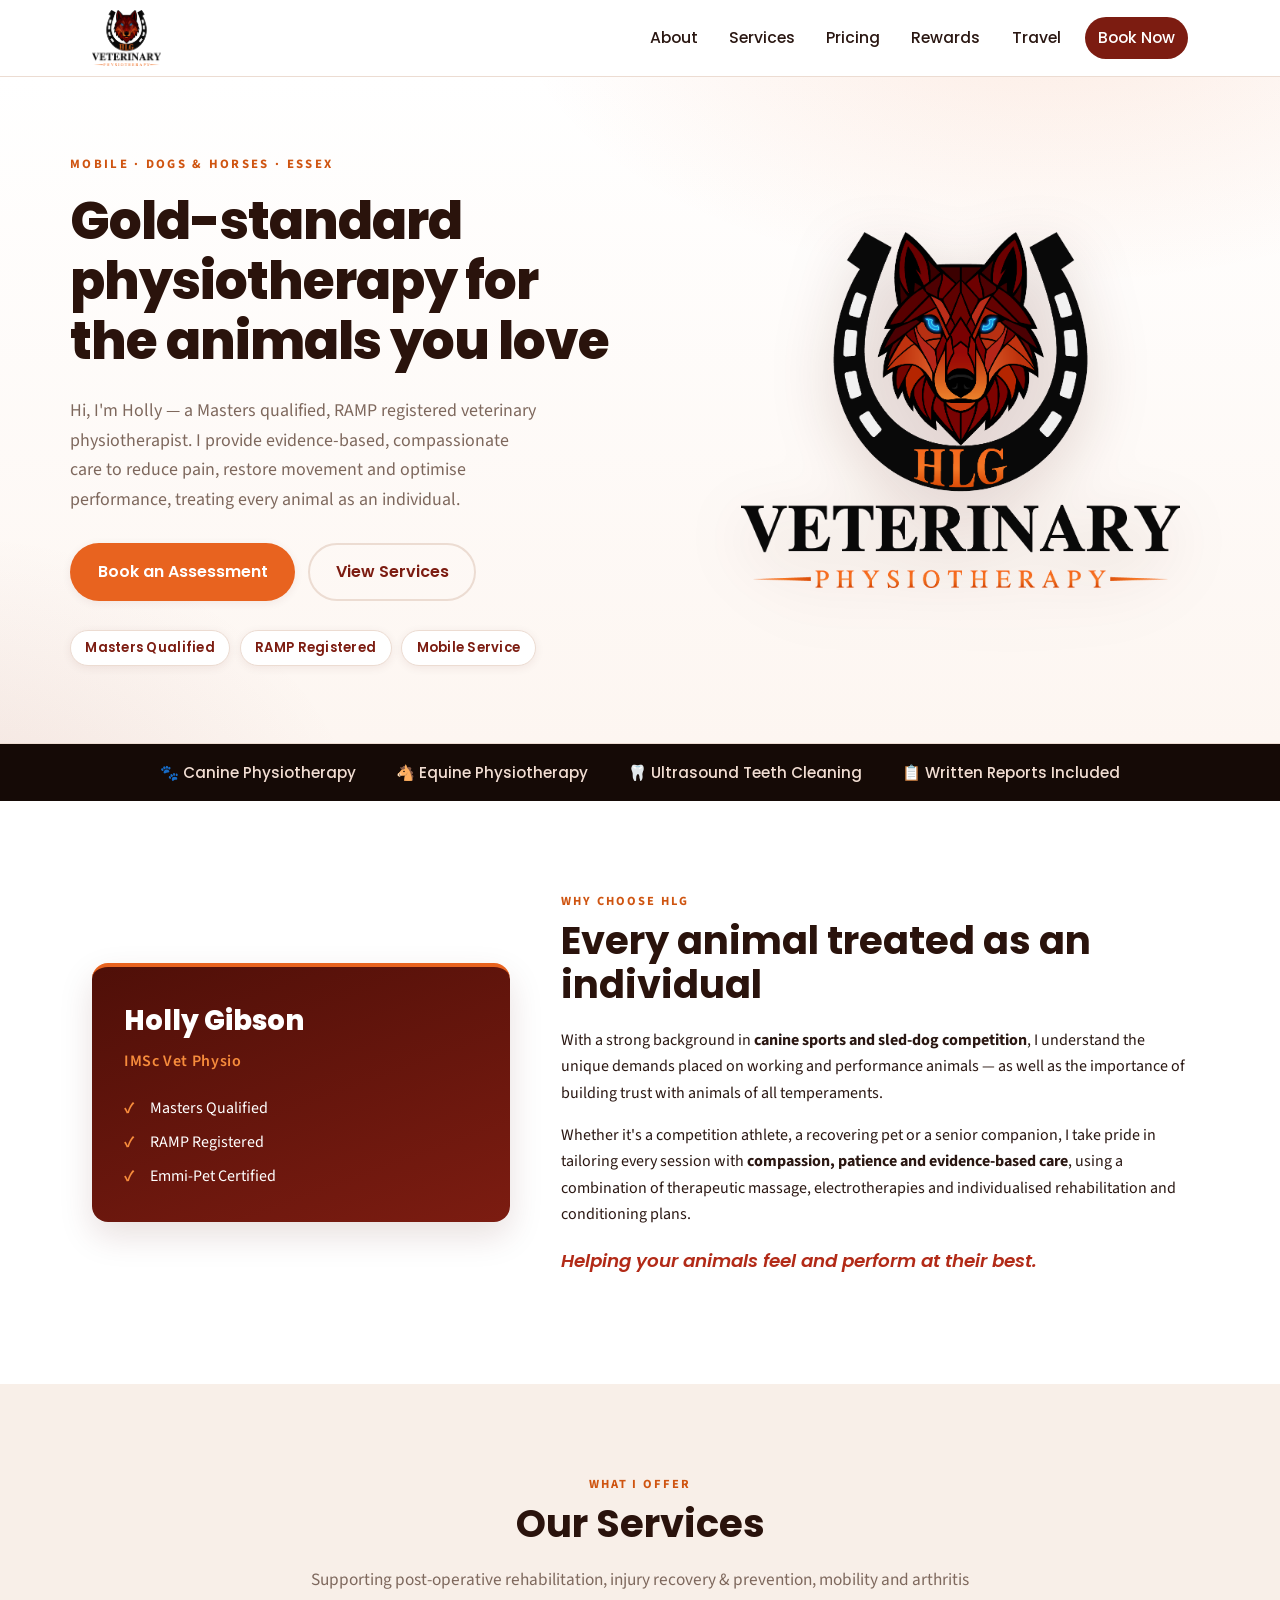
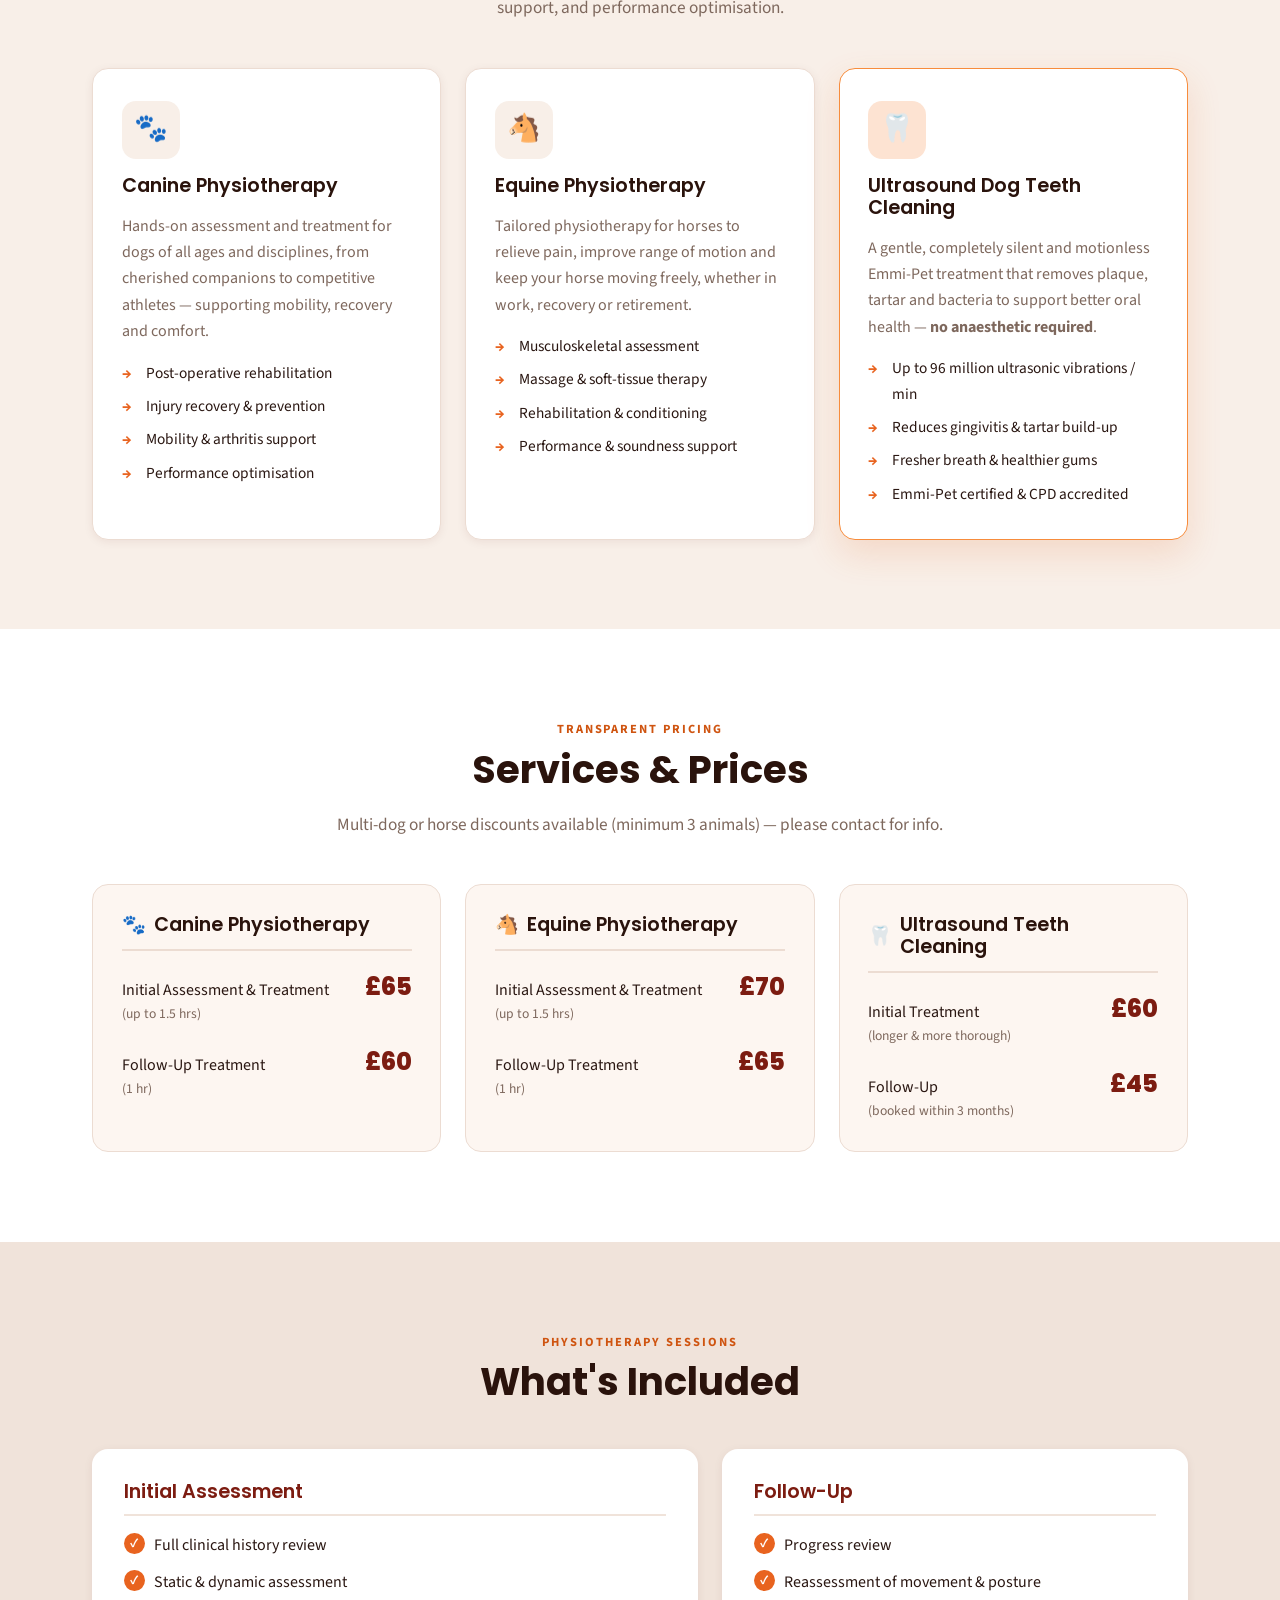
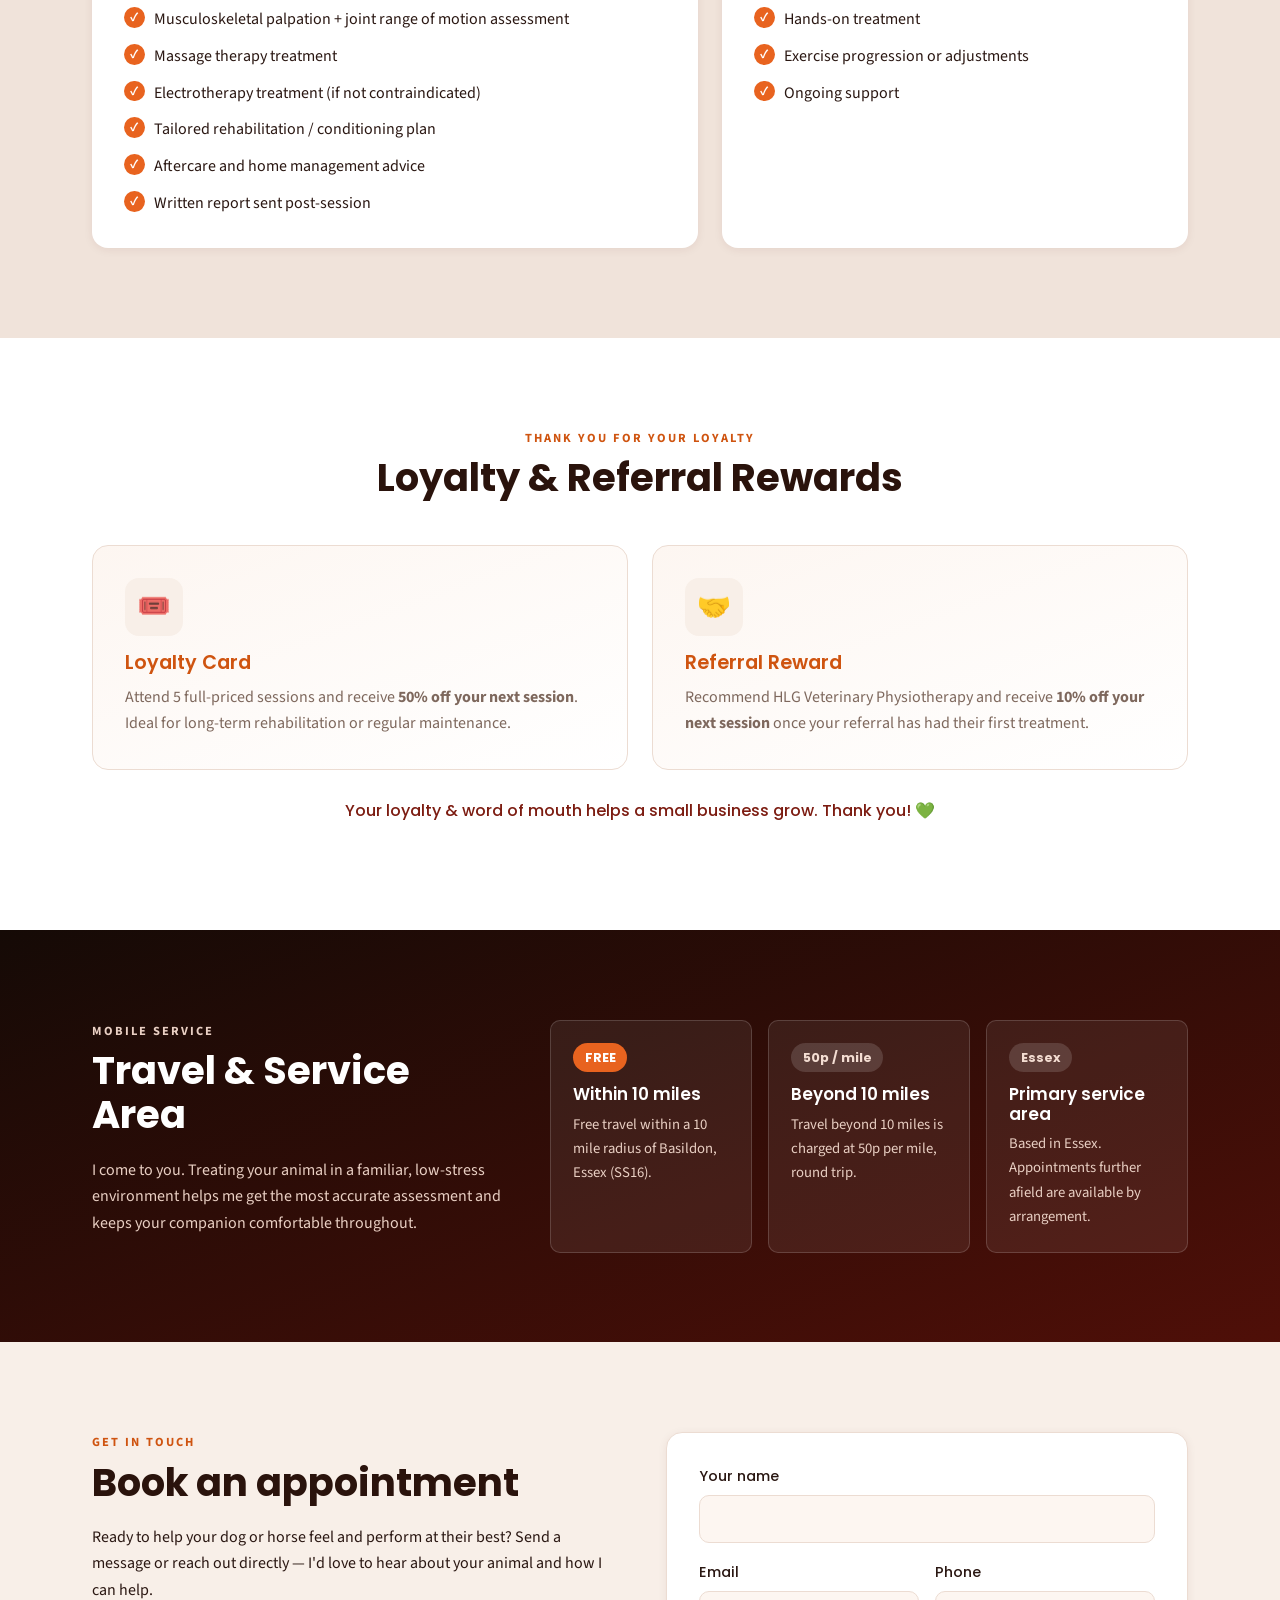
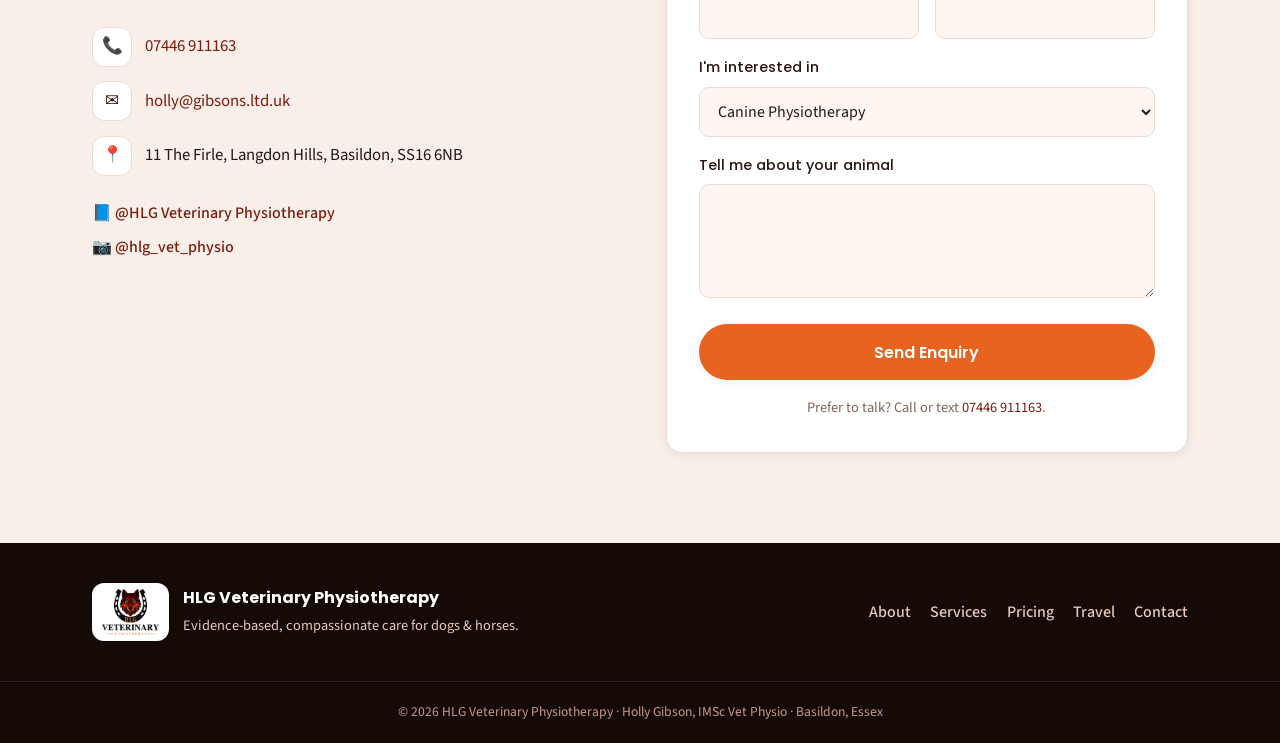
<file: index.html>
<!DOCTYPE html>
<html lang="en-GB">
<head>
  <meta charset="UTF-8" />
  <meta name="viewport" content="width=device-width, initial-scale=1.0" />
  <title>HLG Veterinary Physiotherapy | Mobile Canine &amp; Equine Physio in Essex</title>
  <meta name="description" content="HLG Veterinary Physiotherapy — Masters qualified, RAMP registered mobile veterinary physiotherapist providing evidence-based, compassionate care for dogs and horses across Essex. Canine &amp; equine physiotherapy and Emmi-Pet ultrasound dog teeth cleaning." />
  <meta name="theme-color" content="#1b4332" />
  <link rel="icon" type="image/png" href="assets/hlg-logo.png" />
  <link rel="preconnect" href="https://fonts.googleapis.com" />
  <link rel="preconnect" href="https://fonts.gstatic.com" crossorigin />
  <link href="https://fonts.googleapis.com/css2?family=Poppins:wght@400;500;600;700;800&family=Source+Sans+3:wght@400;500;600&display=swap" rel="stylesheet" />
  <link rel="stylesheet" href="styles.css" />
</head>
<body>
  <a class="skip-link" href="#main">Skip to content</a>

  <!-- ===== Header / Nav ===== -->
  <header class="site-header" id="top">
    <div class="container nav-inner">
      <a class="brand" href="#top" aria-label="HLG Veterinary Physiotherapy home">
        <img src="assets/hlg-logo.png" alt="HLG Veterinary Physiotherapy" class="brand-mark" width="170" height="138" />
      </a>

      <button class="nav-toggle" aria-expanded="false" aria-controls="primary-nav" aria-label="Open menu">
        <span></span><span></span><span></span>
      </button>

      <nav id="primary-nav" class="primary-nav" aria-label="Primary">
        <a href="#about">About</a>
        <a href="#services">Services</a>
        <a href="#pricing">Pricing</a>
        <a href="#rewards">Rewards</a>
        <a href="#travel">Travel</a>
        <a class="nav-cta" href="#contact">Book Now</a>
      </nav>
    </div>
  </header>

  <main id="main">

    <!-- ===== Hero ===== -->
    <section class="hero">
      <div class="container hero-inner">
        <div class="hero-copy">
          <p class="eyebrow">Mobile &middot; Dogs &amp; Horses &middot; Essex</p>
          <h1>Gold-standard physiotherapy for the animals you love</h1>
          <p class="lead">
            Hi, I'm Holly &mdash; a Masters qualified, RAMP registered veterinary physiotherapist.
            I provide evidence-based, compassionate care to reduce pain, restore movement and
            optimise performance, treating every animal as an individual.
          </p>
          <div class="hero-actions">
            <a class="btn btn-primary" href="#contact">Book an Assessment</a>
            <a class="btn btn-ghost" href="#services">View Services</a>
          </div>
          <ul class="hero-badges">
            <li>Masters Qualified</li>
            <li>RAMP Registered</li>
            <li>Mobile Service</li>
          </ul>
        </div>
        <div class="hero-emblem" aria-hidden="true">
          <img src="assets/hlg-logo.png" alt="" width="440" height="356" />
        </div>
      </div>
    </section>

    <!-- ===== Trust strip ===== -->
    <section class="trust-strip">
      <div class="container trust-inner">
        <span>🐾 Canine Physiotherapy</span>
        <span>🐴 Equine Physiotherapy</span>
        <span>🦷 Ultrasound Teeth Cleaning</span>
        <span>📋 Written Reports Included</span>
      </div>
    </section>

    <!-- ===== About ===== -->
    <section id="about" class="section about">
      <div class="container about-grid">
        <div class="about-media" aria-hidden="true">
          <div class="about-card">
            <span class="about-card-name">Holly Gibson</span>
            <span class="about-card-role">IMSc Vet Physio</span>
            <ul class="about-card-list">
              <li>Masters Qualified</li>
              <li>RAMP Registered</li>
              <li>Emmi-Pet Certified</li>
            </ul>
          </div>
        </div>
        <div class="about-copy">
          <p class="section-eyebrow">Why choose HLG</p>
          <h2>Every animal treated as an individual</h2>
          <p>
            With a strong background in <strong>canine sports and sled-dog competition</strong>, I understand the
            unique demands placed on working and performance animals &mdash; as well as the importance of
            building trust with animals of all temperaments.
          </p>
          <p>
            Whether it's a competition athlete, a recovering pet or a senior companion, I take pride in
            tailoring every session with <strong>compassion, patience and evidence-based care</strong>, using a
            combination of therapeutic massage, electrotherapies and individualised rehabilitation and
            conditioning plans.
          </p>
          <p class="about-tagline">Helping your animals feel and perform at their best.</p>
        </div>
      </div>
    </section>

    <!-- ===== Services ===== -->
    <section id="services" class="section services">
      <div class="container">
        <div class="section-head">
          <p class="section-eyebrow">What I offer</p>
          <h2>Our Services</h2>
          <p class="section-intro">
            Supporting post-operative rehabilitation, injury recovery &amp; prevention, mobility and
            arthritis support, and performance optimisation.
          </p>
        </div>

        <div class="cards">
          <article class="card">
            <div class="card-icon">🐾</div>
            <h3>Canine Physiotherapy</h3>
            <p>
              Hands-on assessment and treatment for dogs of all ages and disciplines, from cherished
              companions to competitive athletes &mdash; supporting mobility, recovery and comfort.
            </p>
            <ul class="card-points">
              <li>Post-operative rehabilitation</li>
              <li>Injury recovery &amp; prevention</li>
              <li>Mobility &amp; arthritis support</li>
              <li>Performance optimisation</li>
            </ul>
          </article>

          <article class="card">
            <div class="card-icon">🐴</div>
            <h3>Equine Physiotherapy</h3>
            <p>
              Tailored physiotherapy for horses to relieve pain, improve range of motion and keep your
              horse moving freely, whether in work, recovery or retirement.
            </p>
            <ul class="card-points">
              <li>Musculoskeletal assessment</li>
              <li>Massage &amp; soft-tissue therapy</li>
              <li>Rehabilitation &amp; conditioning</li>
              <li>Performance &amp; soundness support</li>
            </ul>
          </article>

          <article class="card card-feature">
            <div class="card-icon">🦷</div>
            <h3>Ultrasound Dog Teeth Cleaning</h3>
            <p>
              A gentle, completely silent and motionless Emmi-Pet treatment that removes plaque, tartar
              and bacteria to support better oral health &mdash; <strong>no anaesthetic required</strong>.
            </p>
            <ul class="card-points">
              <li>Up to 96 million ultrasonic vibrations / min</li>
              <li>Reduces gingivitis &amp; tartar build-up</li>
              <li>Fresher breath &amp; healthier gums</li>
              <li>Emmi-Pet certified &amp; CPD accredited</li>
            </ul>
          </article>
        </div>
      </div>
    </section>

    <!-- ===== Pricing ===== -->
    <section id="pricing" class="section pricing">
      <div class="container">
        <div class="section-head">
          <p class="section-eyebrow">Transparent pricing</p>
          <h2>Services &amp; Prices</h2>
          <p class="section-intro">Multi-dog or horse discounts available (minimum 3 animals) &mdash; please contact for info.</p>
        </div>

        <div class="price-grid">
          <div class="price-card">
            <h3><span aria-hidden="true">🐾</span> Canine Physiotherapy</h3>
            <ul class="price-list">
              <li><span>Initial Assessment &amp; Treatment <em>(up to 1.5 hrs)</em></span><span class="price">£65</span></li>
              <li><span>Follow-Up Treatment <em>(1 hr)</em></span><span class="price">£60</span></li>
            </ul>
          </div>

          <div class="price-card">
            <h3><span aria-hidden="true">🐴</span> Equine Physiotherapy</h3>
            <ul class="price-list">
              <li><span>Initial Assessment &amp; Treatment <em>(up to 1.5 hrs)</em></span><span class="price">£70</span></li>
              <li><span>Follow-Up Treatment <em>(1 hr)</em></span><span class="price">£65</span></li>
            </ul>
          </div>

          <div class="price-card">
            <h3><span aria-hidden="true">🦷</span> Ultrasound Teeth Cleaning</h3>
            <ul class="price-list">
              <li><span>Initial Treatment <em>(longer &amp; more thorough)</em></span><span class="price">£60</span></li>
              <li><span>Follow-Up <em>(booked within 3 months)</em></span><span class="price">£45</span></li>
            </ul>
          </div>
        </div>
      </div>
    </section>

    <!-- ===== What's Included ===== -->
    <section class="section included">
      <div class="container">
        <div class="section-head">
          <p class="section-eyebrow">Physiotherapy sessions</p>
          <h2>What's Included</h2>
        </div>
        <div class="included-grid">
          <div class="included-col">
            <h3>Initial Assessment</h3>
            <ul class="check-list">
              <li>Full clinical history review</li>
              <li>Static &amp; dynamic assessment</li>
              <li>Musculoskeletal palpation + joint range of motion assessment</li>
              <li>Massage therapy treatment</li>
              <li>Electrotherapy treatment (if not contraindicated)</li>
              <li>Tailored rehabilitation / conditioning plan</li>
              <li>Aftercare and home management advice</li>
              <li>Written report sent post-session</li>
            </ul>
          </div>
          <div class="included-col">
            <h3>Follow-Up</h3>
            <ul class="check-list">
              <li>Progress review</li>
              <li>Reassessment of movement &amp; posture</li>
              <li>Hands-on treatment</li>
              <li>Exercise progression or adjustments</li>
              <li>Ongoing support</li>
            </ul>
          </div>
        </div>
      </div>
    </section>

    <!-- ===== Rewards ===== -->
    <section id="rewards" class="section rewards">
      <div class="container">
        <div class="section-head">
          <p class="section-eyebrow">Thank you for your loyalty</p>
          <h2>Loyalty &amp; Referral Rewards</h2>
        </div>
        <div class="reward-grid">
          <article class="reward-card">
            <div class="card-icon">🎟️</div>
            <h3>Loyalty Card</h3>
            <p>Attend 5 full-priced sessions and receive <strong>50% off your next session</strong>. Ideal for long-term rehabilitation or regular maintenance.</p>
          </article>
          <article class="reward-card">
            <div class="card-icon">🤝</div>
            <h3>Referral Reward</h3>
            <p>Recommend HLG Veterinary Physiotherapy and receive <strong>10% off your next session</strong> once your referral has had their first treatment.</p>
          </article>
        </div>
        <p class="reward-note">Your loyalty &amp; word of mouth helps a small business grow. Thank you! 💚</p>
      </div>
    </section>

    <!-- ===== Travel ===== -->
    <section id="travel" class="section travel">
      <div class="container travel-grid">
        <div class="travel-copy">
          <p class="section-eyebrow">Mobile service</p>
          <h2>Travel &amp; Service Area</h2>
          <p>
            I come to you. Treating your animal in a familiar, low-stress environment helps me get
            the most accurate assessment and keeps your companion comfortable throughout.
          </p>
        </div>
        <div class="travel-cards">
          <div class="travel-card">
            <span class="travel-tag free">FREE</span>
            <h3>Within 10 miles</h3>
            <p>Free travel within a 10 mile radius of Basildon, Essex (SS16).</p>
          </div>
          <div class="travel-card">
            <span class="travel-tag">50p / mile</span>
            <h3>Beyond 10 miles</h3>
            <p>Travel beyond 10 miles is charged at 50p per mile, round trip.</p>
          </div>
          <div class="travel-card">
            <span class="travel-tag">Essex</span>
            <h3>Primary service area</h3>
            <p>Based in Essex. Appointments further afield are available by arrangement.</p>
          </div>
        </div>
      </div>
    </section>

    <!-- ===== Contact ===== -->
    <section id="contact" class="section contact">
      <div class="container contact-grid">
        <div class="contact-copy">
          <p class="section-eyebrow">Get in touch</p>
          <h2>Book an appointment</h2>
          <p>
            Ready to help your dog or horse feel and perform at their best? Send a message or reach out
            directly &mdash; I'd love to hear about your animal and how I can help.
          </p>
          <ul class="contact-list">
            <li>
              <span class="contact-ico">📞</span>
              <a href="tel:+447446911163">07446 911163</a>
            </li>
            <li>
              <span class="contact-ico">✉️</span>
              <a href="mailto:holly@gibsons.ltd.uk">holly@gibsons.ltd.uk</a>
            </li>
            <li>
              <span class="contact-ico">📍</span>
              <span>11 The Firle, Langdon Hills, Basildon, SS16 6NB</span>
            </li>
          </ul>
          <div class="socials">
            <a href="https://www.facebook.com/" target="_blank" rel="noopener noreferrer">📘 @HLG Veterinary Physiotherapy</a>
            <a href="https://www.instagram.com/hlg_vet_physio/" target="_blank" rel="noopener noreferrer">📷 @hlg_vet_physio</a>
          </div>
        </div>

        <form class="contact-form" action="https://formsubmit.co/holly@gibsons.ltd.uk" method="POST">
          <input type="hidden" name="_subject" value="New enquiry from HLG website" />
          <input type="text" name="_honey" style="display:none" tabindex="-1" autocomplete="off" />
          <div class="field">
            <label for="name">Your name</label>
            <input id="name" name="name" type="text" required autocomplete="name" />
          </div>
          <div class="field-row">
            <div class="field">
              <label for="email">Email</label>
              <input id="email" name="email" type="email" required autocomplete="email" />
            </div>
            <div class="field">
              <label for="phone">Phone</label>
              <input id="phone" name="phone" type="tel" autocomplete="tel" />
            </div>
          </div>
          <div class="field">
            <label for="service">I'm interested in</label>
            <select id="service" name="service">
              <option>Canine Physiotherapy</option>
              <option>Equine Physiotherapy</option>
              <option>Ultrasound Teeth Cleaning</option>
              <option>Not sure yet — please advise</option>
            </select>
          </div>
          <div class="field">
            <label for="message">Tell me about your animal</label>
            <textarea id="message" name="message" rows="4" required></textarea>
          </div>
          <button type="submit" class="btn btn-primary btn-block">Send Enquiry</button>
          <p class="form-note">Prefer to talk? Call or text <a href="tel:+447446911163">07446 911163</a>.</p>
        </form>
      </div>
    </section>
  </main>

  <!-- ===== Footer ===== -->
  <footer class="site-footer">
    <div class="container footer-inner">
      <div class="footer-brand">
        <img src="assets/hlg-logo.png" alt="HLG Veterinary Physiotherapy" class="footer-logo" width="72" height="58" />
        <div>
          <strong>HLG Veterinary Physiotherapy</strong>
          <span>Evidence-based, compassionate care for dogs &amp; horses.</span>
        </div>
      </div>
      <nav class="footer-nav" aria-label="Footer">
        <a href="#about">About</a>
        <a href="#services">Services</a>
        <a href="#pricing">Pricing</a>
        <a href="#travel">Travel</a>
        <a href="#contact">Contact</a>
      </nav>
    </div>
    <div class="footer-bottom">
      <div class="container">
        <p>&copy; <span id="year"></span> HLG Veterinary Physiotherapy &middot; Holly Gibson, IMSc Vet Physio &middot; Basildon, Essex</p>
      </div>
    </div>
  </footer>

  <script src="script.js"></script>
</body>
</html>
</file>
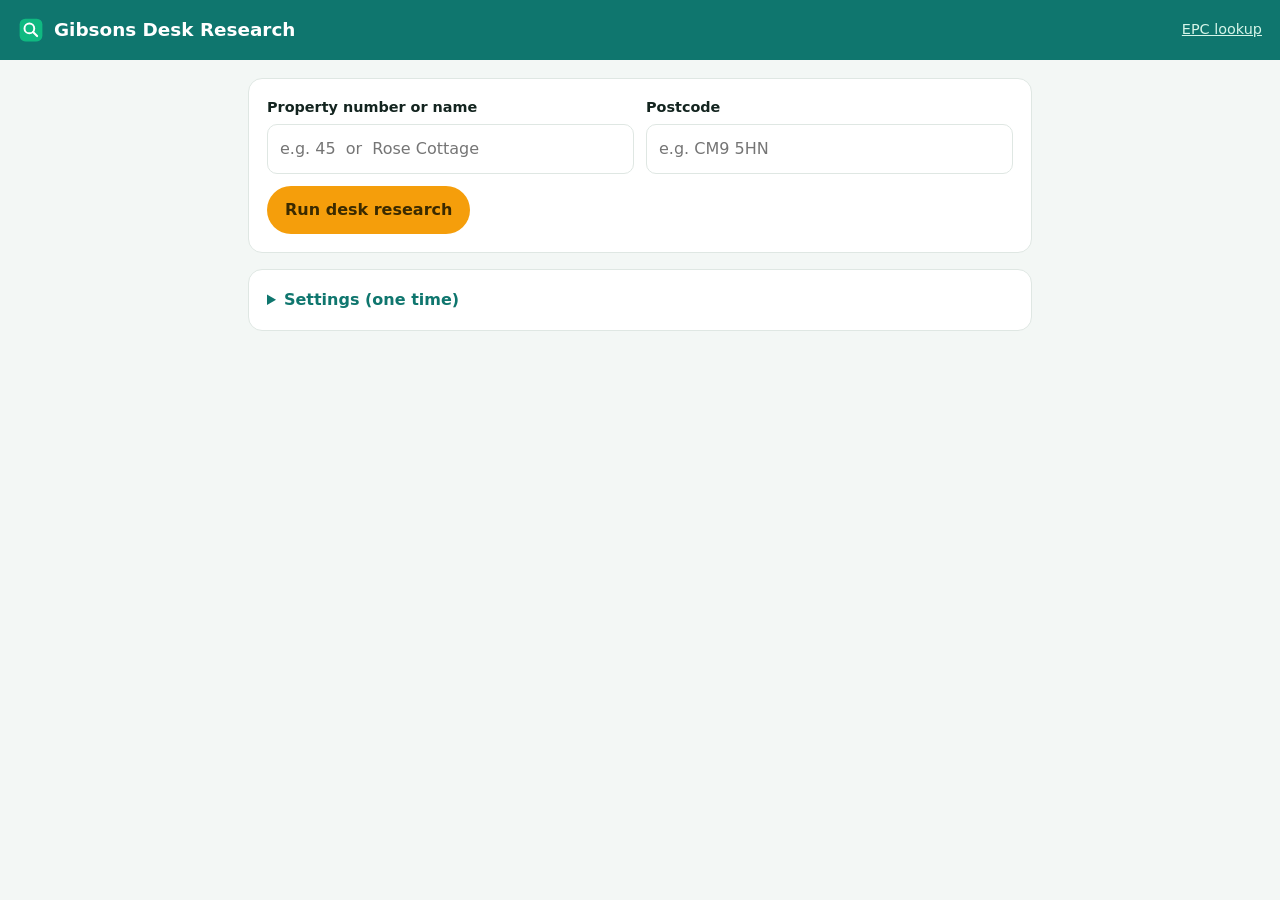
<file: desk-research/index.html>
<!DOCTYPE html>
<html lang="en-GB">
<head>
<meta charset="UTF-8" />
<meta name="viewport" content="width=device-width, initial-scale=1.0" />
<title>Gibsons Desk Research</title>
<style>
  :root{ --emerald:#0E9F6E; --emerald-d:#0F766E; --ink:#13241f; --muted:#5b6b66; --line:#dfe7e3; --amber:#F59E0B; --red:#b42318; }
  *{box-sizing:border-box}
  body{margin:0;font-family:system-ui,-apple-system,Segoe UI,Roboto,sans-serif;color:var(--ink);background:#f3f7f5;line-height:1.5}
  header{background:var(--emerald-d);color:#fff;padding:16px 18px;display:flex;align-items:center;gap:10px}
  header h1{font-size:1.15rem;margin:0;font-weight:600}
  header a{color:#d6f5e9;margin-left:auto;font-size:.9rem}
  .wrap{max-width:820px;margin:0 auto;padding:18px}
  .card{background:#fff;border:1px solid var(--line);border-radius:14px;padding:18px;margin-bottom:16px}
  label{display:block;font-weight:600;font-size:.9rem;margin:0 0 6px}
  input,select{width:100%;font:inherit;padding:12px;border:1px solid var(--line);border-radius:10px;background:#fff}
  input:focus,select:focus{outline:none;border-color:var(--emerald);box-shadow:0 0 0 3px rgba(14,159,110,.15)}
  .row{display:flex;gap:12px;flex-wrap:wrap}
  .row .field{flex:1;min-width:160px;margin-bottom:12px}
  button{font:inherit;font-weight:600;border:0;border-radius:999px;padding:12px 18px;cursor:pointer}
  .primary{background:var(--amber);color:#3a2a00}
  .primary:hover{background:#e08e05}
  .ghost{background:#eef4f1;color:var(--emerald-d);padding:8px 14px;font-size:.9rem}
  .muted{color:var(--muted);font-size:.88rem}
  .status{padding:12px 14px;border-radius:10px;margin-top:12px;font-size:.95rem}
  .status.err{background:#fdecea;color:#a32419;border:1px solid #f3c2bd}
  .status.warn{background:#fff7e6;color:#8a5b00;border:1px solid #f3d99b}
  .status.ok{background:#e7f6ef;color:#0d6b46;border:1px solid #b9e3cd}
  #results{display:none}
  .flags{display:flex;flex-wrap:wrap;gap:8px;margin-top:6px}
  .flag{font-size:.82rem;font-weight:600;padding:5px 10px;border-radius:999px;border:1px solid var(--line);background:#f6faf8}
  .flag.red{background:#fdecea;color:var(--red);border-color:#f3c2bd}
  .flag.amber{background:#fff7e6;color:#8a5b00;border-color:#f3d99b}
  .flag.green{background:#e7f6ef;color:#0d6b46;border-color:#b9e3cd}
  .section h2{font-size:1rem;margin:0 0 4px}
  .section .head{display:flex;align-items:flex-start;justify-content:space-between;gap:10px;margin-bottom:8px}
  .section .text{white-space:pre-wrap;background:#f6faf8;border:1px solid var(--line);border-radius:10px;padding:12px;font-size:.93rem}
  .section .text[contenteditable]:focus{outline:2px solid var(--emerald)}
  table{width:100%;border-collapse:collapse;font-size:.88rem}
  td,th{text-align:left;padding:6px 8px;border-bottom:1px solid var(--line);vertical-align:top}
  th{color:var(--muted);font-weight:600;width:38%}
  .links a{display:inline-block;margin:0 14px 6px 0;color:var(--emerald-d);font-weight:600}
  details summary{cursor:pointer;font-weight:600;color:var(--emerald-d)}
  h3{font-size:.95rem;margin:16px 0 6px}
  @media (max-width:520px){ .section .head{flex-direction:column} }
</style>
</head>
<body>
<header>
  <svg width="26" height="26" viewBox="0 0 32 32" fill="none"><rect x="2" y="2" width="28" height="28" rx="7" fill="#10B981"/><circle cx="14" cy="14" r="6" stroke="#fff" stroke-width="2.4"/><path d="m18.5 18.5 5 5" stroke="#fff" stroke-width="2.6" stroke-linecap="round"/></svg>
  <h1>Gibsons Desk Research</h1>
  <a href="../epc-lookup/">EPC lookup</a>
</header>

<div class="wrap">
  <div class="card">
    <div class="row">
      <div class="field">
        <label for="nameNo">Property number or name</label>
        <input id="nameNo" placeholder="e.g. 45  or  Rose Cottage" autocomplete="off" />
      </div>
      <div class="field">
        <label for="postcode">Postcode</label>
        <input id="postcode" placeholder="e.g. CM9 5HN" autocomplete="off" />
      </div>
    </div>
    <button class="primary" id="go">Run desk research</button>
    <div id="status"></div>
    <div id="chooser" style="display:none;margin-top:14px">
      <label for="matches">Several EPCs matched. Choose the right one:</label>
      <select id="matches"></select>
    </div>
  </div>

  <div id="results">
    <div class="card">
      <b id="addrLine"></b>
      <div class="muted" id="areaLine"></div>
      <div class="flags" id="flags"></div>
      <div style="margin-top:12px;display:flex;gap:8px;flex-wrap:wrap">
        <button class="ghost" id="copyAll">Copy all report sections</button>
        <span class="muted" style="align-self:center">Text boxes are editable before you copy.</span>
      </div>
    </div>

    <div id="sections"></div>

    <div class="card">
      <h2 style="font-size:1rem;margin:0 0 6px">Radon</h2>
      <p class="muted" style="margin:0 0 8px">There's no free radon lookup by address, so check the <a href="https://www.ukradon.org/information/ukmaps" target="_blank" rel="noopener">UKradon map</a> and pick the band. The report text updates itself.</p>
      <select id="radon">
        <option value="">Not checked yet</option>
        <option value="1">Less than 1% (not a radon affected area)</option>
        <option value="3">1% to 3%</option>
        <option value="5">3% to 5%</option>
        <option value="10">5% to 10%</option>
        <option value="30">10% to 30%</option>
        <option value="100">More than 30%</option>
      </select>
    </div>

    <div class="card">
      <details open>
        <summary>Surveyor's notes (not for the report)</summary>
        <div id="notes"></div>
      </details>
    </div>
  </div>

  <div class="card">
    <details>
      <summary>Settings (one time)</summary>
      <p class="muted" style="margin-top:10px">This page shares the proxy address you saved on the EPC lookup page. Redeploy the updated <code>worker.js</code> so it can answer the desk research requests too.</p>
      <label for="proxy">Proxy URL</label>
      <input id="proxy" placeholder="https://gibsons-epc.&lt;you&gt;.workers.dev" />
      <button class="ghost" id="saveCfg" style="margin-top:10px">Save</button>
      <span id="cfgMsg" class="muted"></span>
    </details>
  </div>
</div>

<script>
const $ = id => document.getElementById(id);
const PROXY_KEY = 'gibsons_epc_proxy';
function store(k, v){ try{ if(v===undefined) return localStorage.getItem(k)||''; localStorage.setItem(k, v); }catch(e){ return ''; } }
$('proxy').value = store(PROXY_KEY);
$('saveCfg').onclick = () => { store(PROXY_KEY, $('proxy').value.trim()); $('cfgMsg').textContent = ' Saved.'; };

function setStatus(msg, kind){ const s=$('status'); if(!msg){ s.className=''; s.textContent=''; return; } s.className='status '+kind; s.textContent=msg; }
function esc(s){ return String(s==null?'':s).replace(/[&<>"]/g, c => ({'&':'&amp;','<':'&lt;','>':'&gt;','"':'&quot;'}[c])); }

// Report text house style: no dashes or hyphens anywhere. Number ranges become "x to y".
function clean(t){
  return t.replace(/(\d)\s*[-–—]\s*(\d)/g, '$1 to $2')
          .replace(/\s*[–—]\s*/g, ', ')
          .replace(/-/g, ' ')
          .replace(/[ \t]{2,}/g, ' ')
          .trim();
}
function lc(s){ return String(s||'').toLowerCase(); }
function title(s){ return lc(s).replace(/\b([a-z])/g, m => m.toUpperCase()); }
function fmtDate(iso){
  if(!iso) return '';
  const d = new Date(iso);
  return isNaN(d) ? iso : d.toLocaleDateString('en-GB', {day:'numeric', month:'long', year:'numeric'});
}
function money(n){ return '£' + Number(n).toLocaleString('en-GB'); }

// Same matching rule as the EPC lookup: a number matches as its own token (45 is not 145), a name as a substring.
function matchesAddr(input, text){
  const t = lc(input).trim(), full = lc(text);
  if(!t) return true;
  if(/^\d+[a-z]?$/.test(t)) return new RegExp('(^|\\D)'+t.replace(/[.*+?^${}()|[\]\\]/g,'\\$&')+'(\\D|$)').test(full);
  return full.includes(t);
}

async function call(proxy, params){
  const u = proxy + (proxy.includes('?')?'&':'?') + new URLSearchParams(params).toString();
  try{
    const r = await fetch(u);
    const j = await r.json().catch(() => null);
    if(!r.ok) return { error: (j && j.error) || ('HTTP ' + r.status) };
    return j || { error: 'empty response' };
  }catch(e){ return { error: 'could not reach the proxy' }; }
}

let state = {};

async function run(){
  const proxy = store(PROXY_KEY).trim();
  const nameNo = $('nameNo').value.trim();
  const pc = $('postcode').value.trim();
  $('results').style.display='none'; $('chooser').style.display='none';
  if(!pc){ setStatus('Please enter a postcode.', 'warn'); return; }
  if(!proxy){ setStatus('Set your proxy URL in Settings first (one time).', 'warn'); return; }
  setStatus('Looking up the postcode…', 'ok');

  const loc = await call(proxy, {src:'postcode', postcode:pc});
  if(loc.error || loc.notFound || !loc.result){
    setStatus(loc.notFound ? 'That postcode was not recognised. Check it and try again.' : 'Postcode lookup failed: ' + (loc.error||'unknown') + '. Has the updated worker been deployed?', 'err');
    return;
  }
  const L = loc.result;
  setStatus('Checking EPC, planning, flood, geology and Land Registry records…', 'ok');
  const pt = {lat:L.latitude, lon:L.longitude};
  const [epc, planning, listed, flood, geology, pp] = await Promise.all([
    call(proxy, {postcode:pc}),
    call(proxy, {src:'planning', ...pt}),
    call(proxy, {src:'listed', ...pt}),
    call(proxy, {src:'floodareas', ...pt}),
    call(proxy, {src:'geology', ...pt}),
    call(proxy, {src:'pricepaid', postcode:pc}),
  ]);

  // EPC: keep the latest certificate per address, then match.
  const rows = (epc && (epc.rows || epc.results)) || [];
  const latest = {};
  (Array.isArray(rows)?rows:[]).forEach(r => {
    const k = lc([r['address1'],r['address2'],r['address3']].filter(Boolean).join(', '));
    if(!latest[k] || (r['lodgement-date']||'') > (latest[k]['lodgement-date']||'')) latest[k] = r;
  });
  const epcMatches = Object.values(latest).filter(r => matchesAddr(nameNo, [r['address1'],r['address2'],r['address3']].join(' ')));

  // Land Registry: transactions for this address, newest first.
  const bindings = (pp && pp.results && pp.results.bindings) || [];
  const sales = bindings.map(b => ({
    saon: b.saon ? b.saon.value : '', paon: b.paon ? b.paon.value : '', street: b.street ? b.street.value : '',
    amount: +b.amount.value, date: b.date.value,
    ptype: b.ptype.value.split('/').pop(), estate: b.estate.value.split('/').pop(), newbuild: b.newbuild.value === 'true'
  }));
  const ownSales = nameNo ? sales.filter(s => matchesAddr(nameNo, [s.saon, s.paon].join(' '))) : [];

  state = { nameNo, pc, L, epc, epcMatches, epcPick: epcMatches[0] || null, planning, listed, flood, geology, sales, ownSales };

  if(epcMatches.length > 1){
    const sel = $('matches'); sel.innerHTML='';
    epcMatches.forEach((r,i) => { const o=document.createElement('option'); o.value=i; o.textContent=[r['address1'],r['address2'],r['address3']].filter(Boolean).join(', ') + ' (' + (r['lodgement-date']||'') + ')'; sel.appendChild(o); });
    $('chooser').style.display='block';
  }
  const failed = [['EPC',epc],['planning',planning],['listed buildings',listed],['flood',flood],['geology',geology],['Land Registry',pp]].filter(x => x[1] && x[1].error).map(x => x[0]);
  setStatus(failed.length ? 'Done, but these sources did not respond: ' + failed.join(', ') + '. Check them by hand.' : '', failed.length ? 'warn' : 'ok');
  render();
}
$('matches').onchange = e => { state.epcPick = state.epcMatches[e.target.value]; render(); };
$('radon').onchange = () => { if(state.L) render(); };

function analyse(){
  const s = state, ents = (s.planning && s.planning.entities) || [];
  const by = d => ents.filter(e => e.dataset === d);
  const floodLevels = by('flood-risk-zone').map(e => +e['flood-risk-level']).filter(Boolean);
  const geo = s.geology || {};
  const first = c => (c && c.features && c.features[0] && c.features[0].properties) || null;
  const bedrock = first(geo.bedrock), superficial = first(geo.superficial);
  const isClay = p => p && /CLAY/i.test((p.lex_d||'') + ' ' + (p.rcs_d||'') + ' ' + (p.prev_name||''));
  const listedNear = ((s.listed && s.listed.entities) || []);
  const listedHere = by('listed-building-outline').length > 0 ||
    (s.nameNo && listedNear.some(e => matchesAddr(s.nameNo, e.name)));
  return {
    conservation: by('conservation-area'), article4: by('article-4-direction-area'),
    tpo: by('tree-preservation-zone'), greenBelt: by('green-belt'),
    aonb: by('area-of-outstanding-natural-beauty'), monument: by('scheduled-monument'),
    sssi: by('site-of-special-scientific-interest'),
    floodZone: floodLevels.length ? Math.max(...floodLevels) : 1,
    floodKnown: s.planning && !s.planning.error,
    floodAreas: ((s.flood && s.flood.items) || []),
    bedrock, superficial, clay: isClay(bedrock) || isClay(superficial),
    geologyKnown: !!bedrock,
    listedNear, listedHere
  };
}

function ageBand(b){
  b = String(b||'').replace(/^England and Wales:\s*/i, '').trim();
  if(!b || /NO DATA|INVALID/i.test(b)) return '';
  let m;
  if((m = b.match(/^(\d{4})\s*-\s*(\d{4})$/))) return 'between ' + m[1] + ' and ' + m[2];
  if((m = b.match(/before\s*(\d{4})/i))) return 'before ' + m[1];
  if((m = b.match(/(\d{4})\s*onwards/i))) return 'in ' + m[1] + ' or later';
  if(/^\d{4}$/.test(b)) return 'in about ' + b;
  return '';
}
function epcDesc(v){ v = String(v||'').trim(); return (!v || /NO DATA|INVALID/i.test(v)) ? '' : lc(v).replace(/\btrvs\b/g,'TRVs'); }

function buildSections(a){
  const s = state, e = s.epcPick, L = s.L, out = [];

  // Section C: About the property
  let c = [];
  if(e){
    const form = lc(e['built-form']), type = lc(e['property-type']);
    if(type) c.push(`The property is ${/^[aeiou]/.test(form||type)?'an':'a'} ${[form, type].filter(Boolean).join(' ')}.`);
    const age = ageBand(e['construction-age-band']), area = e['total-floor-area'];
    if(age && area) c.push(`The EPC suggests it was built ${age} and records a total internal floor area of about ${Math.round(area)} square metres.`);
    else if(age) c.push(`The EPC suggests it was built ${age}.`);
    else if(area) c.push(`The EPC records a total internal floor area of about ${Math.round(area)} square metres.`);
    const walls = epcDesc(e['walls-description']), roof = epcDesc(e['roof-description']), heat = epcDesc(e['mainheat-description']);
    // EPC values contain commas, so the list is joined with semicolons.
    const parts = [walls && `the walls as ${walls}`, roof && `the roof as ${roof}`, heat && `the main heating as ${heat}`].filter(Boolean);
    if(parts.length) c.push(`It records ${parts.length>1 ? parts.slice(0,-1).join('; ') + '; and ' + parts.slice(-1) : parts[0]}.`);
    c.push(`These details come from the EPC rather than our own measurements, and we comment on construction from what we saw during the inspection.`);
  } else {
    c.push(`We couldn't find an EPC for this property, so construction details are based on our inspection only.`);
  }
  out.push({ id:'about', title:'Section C: About the property', hint:'Property type, age, floor area and construction (from the EPC)', text:c.join(' ') });

  // Energy efficiency
  let en;
  if(e){
    const cur = e['current-energy-rating'], curN = e['current-energy-efficiency'], pot = e['potential-energy-rating'], potN = e['potential-energy-efficiency'];
    const lodged = e['lodgement-date'] || e['inspection-date'];
    en = `The EPC dated ${fmtDate(lodged)} gives the property a current energy rating of ${cur} (${curN}), with the potential to reach ${pot} (${potN}) if the recommended improvements were carried out.`;
    const ageYears = (Date.now() - new Date(lodged)) / 31557600000;
    if(ageYears > 10) en += ` That certificate is more than ten years old, so it has expired. A new EPC will be needed if the property is sold or let again.`;
    else en += ` An EPC stays valid for ten years.`;
    if(e['mains-gas-flag'] === 'N') en += ` The EPC indicates there is no mains gas connection.`;
  } else {
    en = `We couldn't find an EPC on the government register for this property. Your legal adviser should ask the seller for one, as a valid EPC is normally needed before a property is sold or let.`;
  }
  out.push({ id:'energy', title:'Section C: Energy efficiency', hint:'EPC rating and validity', text:en });

  // Location and local environment
  let loc = [];
  const place = L.parish && L.parish !== L.admin_district ? L.parish : L.admin_district;
  loc.push(`The property is in ${place}, within the ${L.admin_district} local authority area${L.admin_county ? ' in ' + L.admin_county : ''}.`);
  if(a.floodKnown){
    if(a.floodZone >= 3) loc.push(`The Environment Agency's flood map places the property in Flood Zone 3. That's the highest category, meaning a 1 in 100 or greater chance of flooding from rivers each year, or 1 in 200 from the sea, before any flood defences are taken into account.`);
    else if(a.floodZone === 2) loc.push(`The Environment Agency's flood map places the property in Flood Zone 2. That means a medium probability of flooding from rivers or the sea, before any flood defences are taken into account.`);
    else loc.push(`The Environment Agency's flood map places the property in Flood Zone 1, the lowest probability of flooding from rivers or the sea. That map doesn't cover surface water flooding, which can happen anywhere after heavy rain.`);
  }
  if(a.geologyKnown){
    const rock = p => title(p.lex_d) + (p.rcs_d ? ' (' + lc(p.rcs_d) + ')' : '');
    loc.push(`Geological mapping from the British Geological Survey shows the area sits on ${a.superficial ? rock(a.superficial) + ' over ' : ''}${rock(a.bedrock)}. This is broad scale mapping, so it gives a general picture rather than the conditions under this particular building.`);
  }
  const rv = $('radon').value;
  if(rv === '1') loc.push(`The property is not in a radon affected area according to the UK Health Security Agency's radon map.`);
  else if(rv){
    const band = $('radon').selectedOptions[0].textContent;
    loc.push(`The UK Health Security Agency's radon map shows that ${lc(band)} of homes in this area are estimated to be above the radon action level, so the property is in a radon affected area. Radon is a naturally occurring radioactive gas.`);
  }
  out.push({ id:'location', title:'Section C: Location and local environment', hint:'Council, flood zone, geology, radon', text:loc.join(' ') });

  // Section H: Issues for your legal advisers
  let h = [];
  if(s.ownSales.length){
    const last = s.ownSales[0];
    h.push(`HM Land Registry records show the property was last sold in ${new Date(last.date).toLocaleDateString('en-GB',{month:'long',year:'numeric'})} as a ${last.estate}${last.newbuild ? ' new build' : ''}. Your legal adviser should confirm the tenure${last.estate==='leasehold' ? ', the length of the lease, the ground rent and service charges, and who is responsible for repairs to the structure' : ''}.`);
  }
  if(a.conservation.length){
    const n = a.conservation[0].name;
    h.push(`The property appears to be within ${n ? 'the ' + n + ' Conservation Area' : 'a conservation area'}. Extra planning controls apply in conservation areas, for example to demolition, some extensions and alterations, and works to trees. Your legal adviser should confirm this and check that any past alterations had the right consents.`);
  }
  if(a.listedHere){
    const l = a.listedNear.find(x => matchesAddr(s.nameNo, x.name)) || a.listedNear[0];
    h.push(`Historic England's list suggests the property may be a listed building${l && l['listed-building-grade'] ? ' (Grade ' + l['listed-building-grade'] + ')' : ''}. Listed building consent is needed for most alterations, inside and out, and carrying out work without it is a criminal offence. Your legal adviser should confirm the listing and check that consent was obtained for any past alterations.`);
  } else if(a.listedNear.length){
    h.push(`There ${a.listedNear.length>1 ? 'are listed buildings' : 'is a listed building'} close to the property. Any future alterations that could affect ${a.listedNear.length>1 ? 'their' : 'its'} setting may need careful handling with the council.`);
  }
  a.article4.forEach(x => h.push(`An Article 4 Direction applies to this area${x.name ? ' (' + x.name + ')' : ''}. This removes some permitted development rights, which are the rights to carry out certain works without applying for planning permission. Your legal adviser should check how it affects the property.`));
  if(a.tpo.length) h.push(`The property is within an area covered by a tree preservation order. Protected trees can't be cut back or removed without the council's consent. Your legal adviser should check which trees are covered.`);
  if(a.greenBelt.length) h.push(`The property is in the Green Belt, where planning controls on new building and extensions are stricter.`);
  if(a.aonb.length) h.push(`The property is within ${a.aonb[0].name ? 'the ' + a.aonb[0].name : 'a'} National Landscape (formerly an Area of Outstanding Natural Beauty), where planning controls are stricter.`);
  if(a.monument.length) h.push(`The site appears to include or adjoin a scheduled monument${a.monument[0].name ? ' (' + a.monument[0].name + ')' : ''}. Your legal adviser should check for any restrictions.`);
  if(a.sssi.length) h.push(`The property is within or next to a Site of Special Scientific Interest${a.sssi[0].name ? ' (' + a.sssi[0].name + ')' : ''}, which can restrict some works and activities.`);
  if(!a.conservation.length && !a.listedHere){
    h.push(`Our desk based checks found no conservation area or listing recorded for this address in the national planning data. Not every council has supplied its records yet, so your legal adviser should confirm this through the local authority search.`);
  }
  out.push({ id:'legal', title:'Section H: Issues for your legal advisers', hint:'Tenure, designations and consents', text:h.join('\n\n') });

  // Section I: Risks
  let r = [];
  if(a.floodKnown && a.floodZone >= 2){
    r.push(`Flood risk. The property is in Flood Zone ${a.floodZone}. You should check that buildings insurance is available on normal terms before you commit to the purchase, and ask the seller whether the property has ever flooded. The Environment Agency's long term flood risk service takes flood defences into account and also shows the risk from surface water.`);
  }
  if(a.clay){
    r.push(`Ground movement. The property stands in an area of clay soils. Clay shrinks in dry weather and swells when wet, and trees and large shrubs close to a building make this worse because their roots draw moisture out of the ground. This can cause foundation movement and cracking. We comment on any signs of movement we saw elsewhere in this report.`);
  }
  if(rv && rv !== '1') r.push(`Radon. The property is in a radon affected area. We recommend a radon test; if the result is high, the usual fix is a fan driven sump or improved underfloor ventilation, which is not normally expensive.`);
  if(!r.length) r.push(`Our desk based checks did not identify any particular environmental risks for this location. Risks we found during the inspection are covered below.`);
  out.push({ id:'risks', title:'Section I: Risks', hint:'Environmental risks found by the desk research', text:r.join('\n\n') });

  out.forEach(o => o.text = clean(o.text));
  return out;
}

function render(){
  const s = state, a = analyse(), L = s.L, e = s.epcPick;
  const addr = e ? [e['address1'],e['address2'],e['address3']].filter(Boolean).join(', ') : (s.nameNo ? s.nameNo + ', ' : '') + (s.ownSales[0] ? title(s.ownSales[0].street) : '');
  $('addrLine').textContent = (addr ? addr + ', ' : '') + L.postcode;
  $('areaLine').textContent = [L.admin_ward, L.admin_district, L.admin_county].filter(Boolean).join(' · ');

  const flags = [];
  if(a.floodKnown) flags.push([a.floodZone>=3?'red':a.floodZone===2?'amber':'green', 'Flood Zone ' + a.floodZone]);
  if(a.clay) flags.push(['amber', 'Clay soils']);
  if(a.conservation.length) flags.push(['amber', 'Conservation area']);
  if(a.listedHere) flags.push(['red', 'Possibly listed']); else if(a.listedNear.length) flags.push(['', 'Listed buildings nearby']);
  if(a.article4.length) flags.push(['amber', 'Article 4']);
  if(a.tpo.length) flags.push(['amber', 'TPO area']);
  if(a.greenBelt.length) flags.push(['', 'Green Belt']);
  if(s.ownSales[0] && s.ownSales[0].estate === 'leasehold') flags.push(['amber', 'Leasehold']);
  if(!e) flags.push(['amber', 'No EPC found']);
  $('flags').innerHTML = flags.map(f => `<span class="flag ${f[0]}">${esc(f[1])}</span>`).join('');

  const secs = buildSections(a);
  $('sections').innerHTML = secs.map(sec => `
    <div class="card section" data-goreport-section="${esc(sec.title)}">
      <div class="head">
        <div><h2>${esc(sec.title)}</h2><div class="muted">${esc(sec.hint)}</div></div>
        <button class="ghost" data-copy="${sec.id}">Copy</button>
      </div>
      <div class="text" id="t_${sec.id}" contenteditable="true">${esc(sec.text)}</div>
    </div>`).join('');
  document.querySelectorAll('[data-copy]').forEach(b => b.onclick = () => copy($('t_' + b.dataset.copy).innerText, b));
  $('copyAll').onclick = () => copy(secs.map(sec => sec.title.toUpperCase() + '\n' + $('t_' + sec.id).innerText).join('\n\n'), $('copyAll'));

  renderNotes(a);
  $('results').style.display = 'block';
}

function renderNotes(a){
  const s = state, L = s.L, e = s.epcPick;
  const ll = L.latitude + ',' + L.longitude;
  const rows = [];
  if(e){
    rows.push(['EPC', `${e['current-energy-rating']} (${e['current-energy-efficiency']}), lodged ${fmtDate(e['lodgement-date'])}`]);
    ['construction-age-band','walls-description','roof-description','floor-description','windows-description','mainheat-description','hotwater-description','main-fuel','total-floor-area','number-habitable-rooms'].forEach(k => { if(e[k]) rows.push([k.replace(/-/g,' '), e[k]]); });
  }
  if(a.bedrock) rows.push(['Bedrock (BGS 1:625k)', a.bedrock.lex_rcs_d || a.bedrock.lex_d]);
  rows.push(['Superficial (BGS 1:625k)', a.superficial ? (a.superficial.lex_rcs_d || a.superficial.lex_d) : 'None recorded']);
  a.floodAreas.slice(0,5).forEach(f => rows.push(['EA flood warning area (within 1 km)', f.label]));
  a.conservation.forEach(c => rows.push(['Conservation area', c.name + (c['designation-date'] ? ', designated ' + fmtDate(c['designation-date']) : '')]));
  a.listedNear.forEach(l => rows.push(['Listed within about 40 m', `${l.name} (Grade ${l['listed-building-grade']||'?'})`]));
  a.article4.forEach(x => rows.push(['Article 4', x.name + (x.description ? ': ' + x.description : '')]));

  const sales = (s.ownSales.length ? s.ownSales : []).map(x => `<tr><td>${esc(fmtDate(x.date))}</td><td>${money(x.amount)}</td><td>${esc(x.ptype)}, ${esc(x.estate)}${x.newbuild?', new build':''}</td></tr>`).join('');
  const pcSales = s.sales.slice(0,12).map(x => `<tr><td>${esc(fmtDate(x.date))}</td><td>${esc(title([x.saon,x.paon,x.street].filter(Boolean).join(' ')))}</td><td>${money(x.amount)} · ${esc(x.ptype)}, ${esc(x.estate)}</td></tr>`).join('');

  const g = q => 'https://www.google.com/search?q=' + encodeURIComponent(q);
  const links = [
    [e && e['lmk-key'] ? 'https://find-energy-certificate.service.gov.uk/energy-certificate/' + encodeURIComponent(e['lmk-key']) : 'https://find-energy-certificate.service.gov.uk/find-a-certificate/search-by-postcode?postcode=' + encodeURIComponent(L.postcode), 'EPC certificate'],
    ['https://check-long-term-flood-risk.service.gov.uk/', 'EA long term flood risk'],
    ['https://www.ukradon.org/information/ukmaps', 'UKradon map'],
    ['https://www.bgs.ac.uk/map-viewers/bgs-geology-viewer/', 'BGS Geology Viewer'],
    [g(L.admin_district + ' council planning application search'), 'Planning history (' + L.admin_district + ')'],
    ['https://historicengland.org.uk/listing/the-list/', 'Historic England list'],
    ['https://maps.nls.uk/geo/explore/#zoom=17&lat=' + L.latitude + '&lon=' + L.longitude, 'Historic OS maps'],
    ['https://www.gov.uk/council-tax-bands', 'Council tax band'],
    ['https://www.google.com/maps/@?api=1&map_action=pano&viewpoint=' + ll, 'Street View'],
  ];

  $('notes').innerHTML =
    `<h3>Raw data</h3><table>${rows.map(r => `<tr><th>${esc(r[0])}</th><td>${esc(r[1])}</td></tr>`).join('')}</table>` +
    `<h3>Sales of this property (HM Land Registry)</h3>` + (sales ? `<table>${sales}</table>` : `<p class="muted">No sales matched this address${s.nameNo ? '' : ' (enter a number or name to match)'}.</p>`) +
    `<h3>Recent sales in ${esc(L.postcode)}</h3>` + (pcSales ? `<table>${pcSales}</table>` : `<p class="muted">No recorded sales in this postcode.</p>`) +
    `<h3>Check by hand</h3><div class="links">${links.map(l => `<a href="${esc(l[0])}" target="_blank" rel="noopener">${esc(l[1])} ↗</a>`).join('')}</div>` +
    `<p class="muted">Designation data comes from planning.data.gov.uk, which is still being filled in by councils. A blank result means nothing was recorded, not that nothing exists.</p>`;
}

async function copy(text, btn){
  let ok = false;
  try{ await navigator.clipboard.writeText(text); ok = true; }catch(e){
    const ta = document.createElement('textarea'); ta.value = text; document.body.appendChild(ta); ta.select();
    try{ ok = document.execCommand('copy'); }catch(_){} ta.remove();
  }
  const old = btn.textContent; btn.textContent = ok ? 'Copied ✓' : 'Copy failed'; setTimeout(() => btn.textContent = old, 1500);
}

$('go').onclick = run;
['postcode','nameNo'].forEach(id => $(id).addEventListener('keydown', e => { if(e.key === 'Enter') run(); }));
</script>
</body>
</html>
</file>
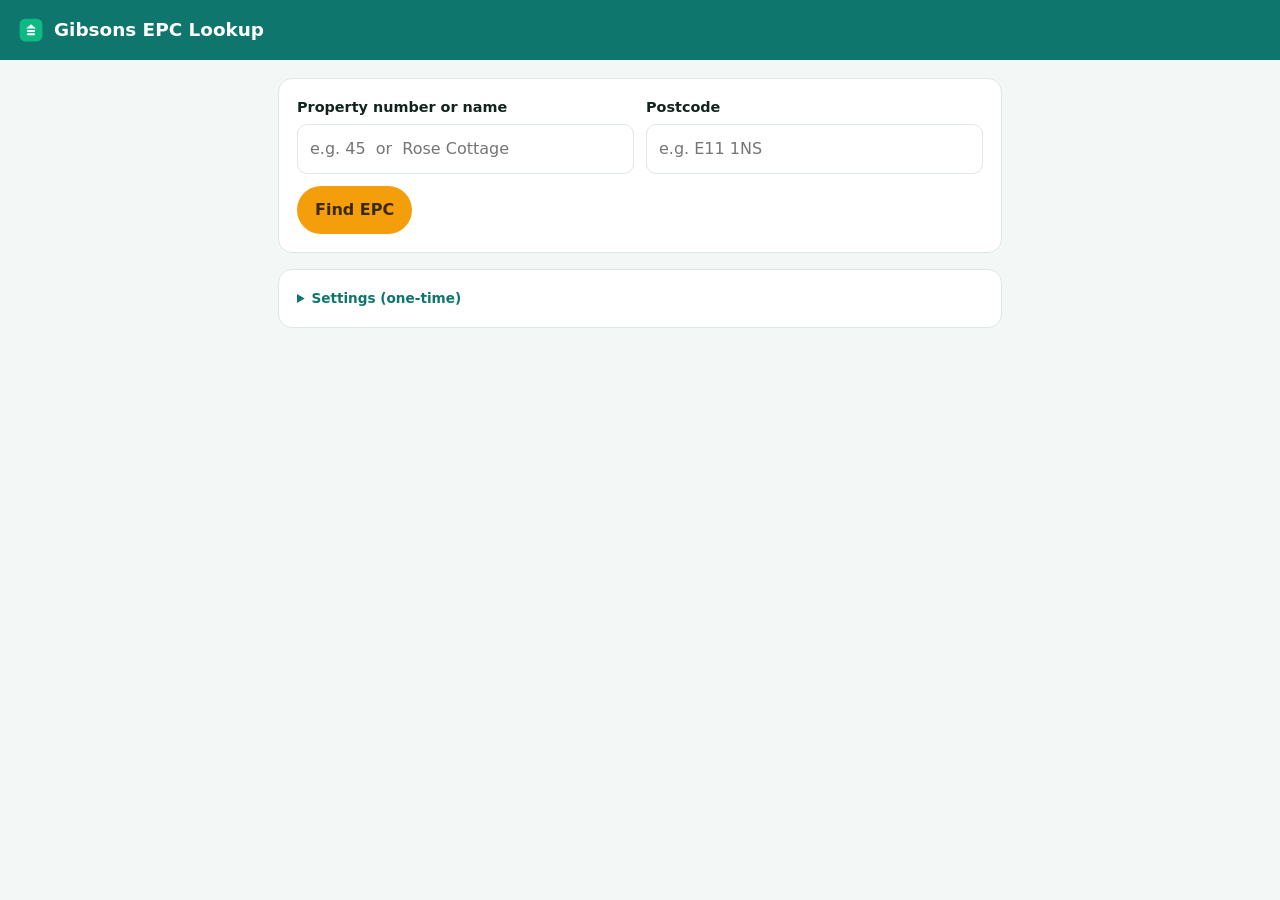
<file: epc-lookup/index.html>
<!DOCTYPE html>
<html lang="en-GB">
<head>
<meta charset="UTF-8" />
<meta name="viewport" content="width=device-width, initial-scale=1.0" />
<title>Gibsons EPC Lookup</title>
<style>
  :root{ --emerald:#0E9F6E; --emerald-d:#0F766E; --ink:#13241f; --muted:#5b6b66; --line:#dfe7e3; --amber:#F59E0B; }
  *{box-sizing:border-box}
  body{margin:0;font-family:system-ui,-apple-system,Segoe UI,Roboto,sans-serif;color:var(--ink);background:#f3f7f5;line-height:1.5}
  header{background:var(--emerald-d);color:#fff;padding:16px 18px;display:flex;align-items:center;gap:10px}
  header h1{font-size:1.15rem;margin:0;font-weight:600}
  .wrap{max-width:760px;margin:0 auto;padding:18px}
  .card{background:#fff;border:1px solid var(--line);border-radius:14px;padding:18px;margin-bottom:16px}
  label{display:block;font-weight:600;font-size:.9rem;margin:0 0 6px}
  input{width:100%;font:inherit;padding:12px;border:1px solid var(--line);border-radius:10px}
  input:focus{outline:none;border-color:var(--emerald);box-shadow:0 0 0 3px rgba(14,159,110,.15)}
  .row{display:flex;gap:12px;flex-wrap:wrap}
  .row .field{flex:1;min-width:160px;margin-bottom:12px}
  button{font:inherit;font-weight:600;border:0;border-radius:999px;padding:12px 18px;cursor:pointer}
  .primary{background:var(--amber);color:#3a2a00}
  .primary:hover{background:#e08e05}
  .ghost{background:#eef4f1;color:var(--emerald-d)}
  .muted{color:var(--muted);font-size:.88rem}
  .status{padding:12px 14px;border-radius:10px;margin-top:12px;font-size:.95rem}
  .status.err{background:#fdecea;color:#a32419;border:1px solid #f3c2bd}
  .status.warn{background:#fff7e6;color:#8a5b00;border:1px solid #f3d99b}
  .status.ok{background:#e7f6ef;color:#0d6b46;border:1px solid #b9e3cd}
  select{width:100%;font:inherit;padding:12px;border:1px solid var(--line);border-radius:10px}
  .epc{display:none}
  .rating{display:inline-flex;align-items:center;justify-content:center;width:52px;height:52px;border-radius:10px;color:#fff;font-weight:700;font-size:1.4rem;margin-right:10px}
  .grid{display:grid;grid-template-columns:1fr 1fr;gap:10px 18px;margin:14px 0}
  .grid div span{display:block;color:var(--muted);font-size:.78rem}
  .grid div b{font-size:1rem}
  .links a{display:inline-block;margin-right:14px;color:var(--emerald-d);font-weight:600}
  .config{font-size:.85rem}
  details summary{cursor:pointer;font-weight:600;color:var(--emerald-d)}
  pre{white-space:pre-wrap;background:#f6faf8;border:1px solid var(--line);border-radius:10px;padding:12px;font-size:.85rem}
  .rA{background:#0a8a3f}.rB{background:#2faa4a}.rC{background:#9ac02e}.rD{background:#f4d100;color:#3a2a00}.rE{background:#f5a623}.rF{background:#ef7d2b}.rG{background:#e30613}
</style>
</head>
<body>
<header>
  <svg width="26" height="26" viewBox="0 0 32 32" fill="none"><rect x="2" y="2" width="28" height="28" rx="7" fill="#10B981"/><path d="M16 9 10 14h12z" fill="#fff"/><rect x="11" y="16" width="10" height="2.4" rx="1.2" fill="#fff"/><rect x="11" y="20" width="10" height="2.4" rx="1.2" fill="#fff"/></svg>
  <h1>Gibsons EPC Lookup</h1>
</header>

<div class="wrap">
  <div class="card">
    <div class="row">
      <div class="field">
        <label for="nameNo">Property number or name</label>
        <input id="nameNo" placeholder="e.g. 45  or  Rose Cottage" autocomplete="off" />
      </div>
      <div class="field">
        <label for="postcode">Postcode</label>
        <input id="postcode" placeholder="e.g. E11 1NS" autocomplete="off" />
      </div>
    </div>
    <button class="primary" id="go">Find EPC</button>
    <div id="status"></div>

    <div id="chooser" style="display:none;margin-top:14px">
      <label for="matches">Several properties matched — choose one:</label>
      <select id="matches"></select>
    </div>
  </div>

  <div class="card epc" id="epcCard">
    <div style="display:flex;align-items:center">
      <span class="rating" id="curRating">–</span>
      <div>
        <b id="epcAddr" style="font-size:1.05rem"></b>
        <div class="muted" id="epcType"></div>
      </div>
    </div>
    <div class="grid">
      <div><span>Current rating</span><b id="curFull"></b></div>
      <div><span>Potential rating</span><b id="potFull"></b></div>
      <div><span>Total floor area</span><b id="floor"></b></div>
      <div><span>Inspection date</span><b id="inspDate"></b></div>
    </div>
    <div class="links" id="links"></div>
    <details style="margin-top:12px">
      <summary>Copy for report</summary>
      <pre id="copyBlock"></pre>
      <button class="ghost" id="copyBtn">Copy to clipboard</button>
    </details>
  </div>

  <div class="card config">
    <details>
      <summary>Settings (one-time)</summary>
      <p class="muted" style="margin-top:10px">Paste the address of your EPC proxy (the Cloudflare Worker URL). Stored on this device only.</p>
      <label for="proxy">EPC proxy URL</label>
      <input id="proxy" placeholder="https://gibsons-epc.<you>.workers.dev" />
      <button class="ghost" id="saveCfg" style="margin-top:10px">Save</button>
      <span id="cfgMsg" class="muted"></span>
    </details>
  </div>
</div>

<script>
const $ = id => document.getElementById(id);
const PROXY_KEY = 'gibsons_epc_proxy';
$('proxy').value = localStorage.getItem(PROXY_KEY) || '';
$('saveCfg').onclick = () => {
  localStorage.setItem(PROXY_KEY, $('proxy').value.trim());
  $('cfgMsg').textContent = ' Saved.';
};

function setStatus(msg, kind){ const s=$('status'); if(!msg){s.innerHTML='';return;} s.className='status '+kind; s.textContent=msg; }
function ratingClass(r){ return 'rating r'+(r||'').toUpperCase().slice(0,1); }

// Flexible match: a number must appear as its own token (45 ≠ 145); a name is a substring match.
function matches(input, row){
  const a1 = (row['address1']||'').toLowerCase();
  const full = [row['address1'],row['address2'],row['address3']].filter(Boolean).join(', ').toLowerCase();
  const t = input.trim().toLowerCase();
  if(!t) return true;
  if(/^\d+[a-z]?$/.test(t)){
    return new RegExp('(^|\\D)'+t.replace(/[.*+?^${}()|[\]\\]/g,'\\$&')+'(\\D|$)').test(full);
  }
  return full.includes(t) || a1.includes(t);
}

let lastRows = [];

async function lookup(){
  const proxy = (localStorage.getItem(PROXY_KEY)||'').trim();
  const nameNo = $('nameNo').value.trim();
  const pc = $('postcode').value.trim();
  $('epcCard').style.display='none'; $('chooser').style.display='none';
  if(!pc){ setStatus('Please enter a postcode.', 'warn'); return; }
  if(!proxy){ setStatus('Set your EPC proxy URL in Settings first (one-time).', 'warn'); return; }
  setStatus('Searching the EPC register…', 'ok');
  let data;
  try{
    const r = await fetch(proxy + (proxy.includes('?')?'&':'?') + 'postcode=' + encodeURIComponent(pc));
    if(!r.ok){ setStatus('Lookup failed ('+r.status+'). Check the proxy URL / API key.', 'err'); return; }
    data = await r.json();
  }catch(e){ setStatus('Could not reach the EPC proxy. Check your connection / Settings.', 'err'); return; }

  const rows = (data && (data.rows || data.results || data)) || [];
  if(!Array.isArray(rows) || rows.length===0){ setStatus('No EPC found for this property — verify manually.', 'warn'); return; }

  const found = rows.filter(row => matches(nameNo, row));
  if(found.length===0){ setStatus('No EPC found for this property — verify manually.', 'warn'); return; }
  if(found.length===1){ setStatus('', ''); show(found[0]); return; }

  // multiple → dropdown
  lastRows = found;
  const sel = $('matches'); sel.innerHTML='';
  found.forEach((row,i)=>{
    const o=document.createElement('option'); o.value=i;
    o.textContent=[row['address1'],row['address2'],row['address3']].filter(Boolean).join(', ');
    sel.appendChild(o);
  });
  $('chooser').style.display='block';
  setStatus(found.length+' properties matched — choose the correct one below.', 'ok');
  show(found[0]);
}
$('matches').onchange = e => show(lastRows[e.target.value]);

function show(row){
  const addr=[row['address1'],row['address2'],row['address3']].filter(Boolean).join(', ');
  const pc=row['postcode']||'';
  const cur=row['current-energy-rating']||'', pot=row['potential-energy-rating']||'';
  $('curRating').className=ratingClass(cur); $('curRating').textContent=cur||'–';
  $('epcAddr').textContent=addr+(pc?', '+pc:'');
  $('epcType').textContent=[row['property-type'],row['built-form']].filter(Boolean).join(' · ');
  $('curFull').textContent=(cur||'?')+'  ('+(row['current-energy-efficiency']||'?')+')';
  $('potFull').textContent=(pot||'?')+'  ('+(row['potential-energy-efficiency']||'?')+')';
  $('floor').textContent=row['total-floor-area']?row['total-floor-area']+' m²':'—';
  $('inspDate').textContent=row['inspection-date']||row['lodgement-date']||'—';

  const lmk=row['lmk-key']||'';
  const certUrl = lmk ? 'https://find-energy-certificate.service.gov.uk/energy-certificate/'+encodeURIComponent(lmk) : 'https://find-energy-certificate.service.gov.uk/find-a-certificate/search-by-postcode?postcode='+encodeURIComponent(pc);
  const maps='https://www.google.com/maps/search/?api=1&query='+encodeURIComponent(addr+', '+pc);
  $('links').innerHTML='<a target="_blank" rel="noopener" href="'+certUrl+'">View EPC certificate ↗</a>'+
                       '<a target="_blank" rel="noopener" href="'+maps+'">Google Maps ↗</a>';

  $('copyBlock').textContent =
    'EPC — '+addr+(pc?', '+pc:'')+'\n'+
    'Current rating: '+(cur||'?')+' ('+(row['current-energy-efficiency']||'?')+')\n'+
    'Potential rating: '+(pot||'?')+' ('+(row['potential-energy-efficiency']||'?')+')\n'+
    'Property type: '+[row['property-type'],row['built-form']].filter(Boolean).join(', ')+'\n'+
    'Total floor area: '+(row['total-floor-area']?row['total-floor-area']+' m²':'n/a')+'\n'+
    'Inspection date: '+(row['inspection-date']||row['lodgement-date']||'n/a')+'\n'+
    'Certificate: '+certUrl;

  $('epcCard').style.display='block';
}
$('copyBtn').onclick = async () => {
  try{ await navigator.clipboard.writeText($('copyBlock').textContent); $('copyBtn').textContent='Copied ✓'; setTimeout(()=>$('copyBtn').textContent='Copy to clipboard',1500);}catch(e){}
};
$('go').onclick = lookup;
$('postcode').addEventListener('keydown', e=>{ if(e.key==='Enter') lookup(); });
$('nameNo').addEventListener('keydown', e=>{ if(e.key==='Enter') lookup(); });
</script>
</body>
</html>
</file>
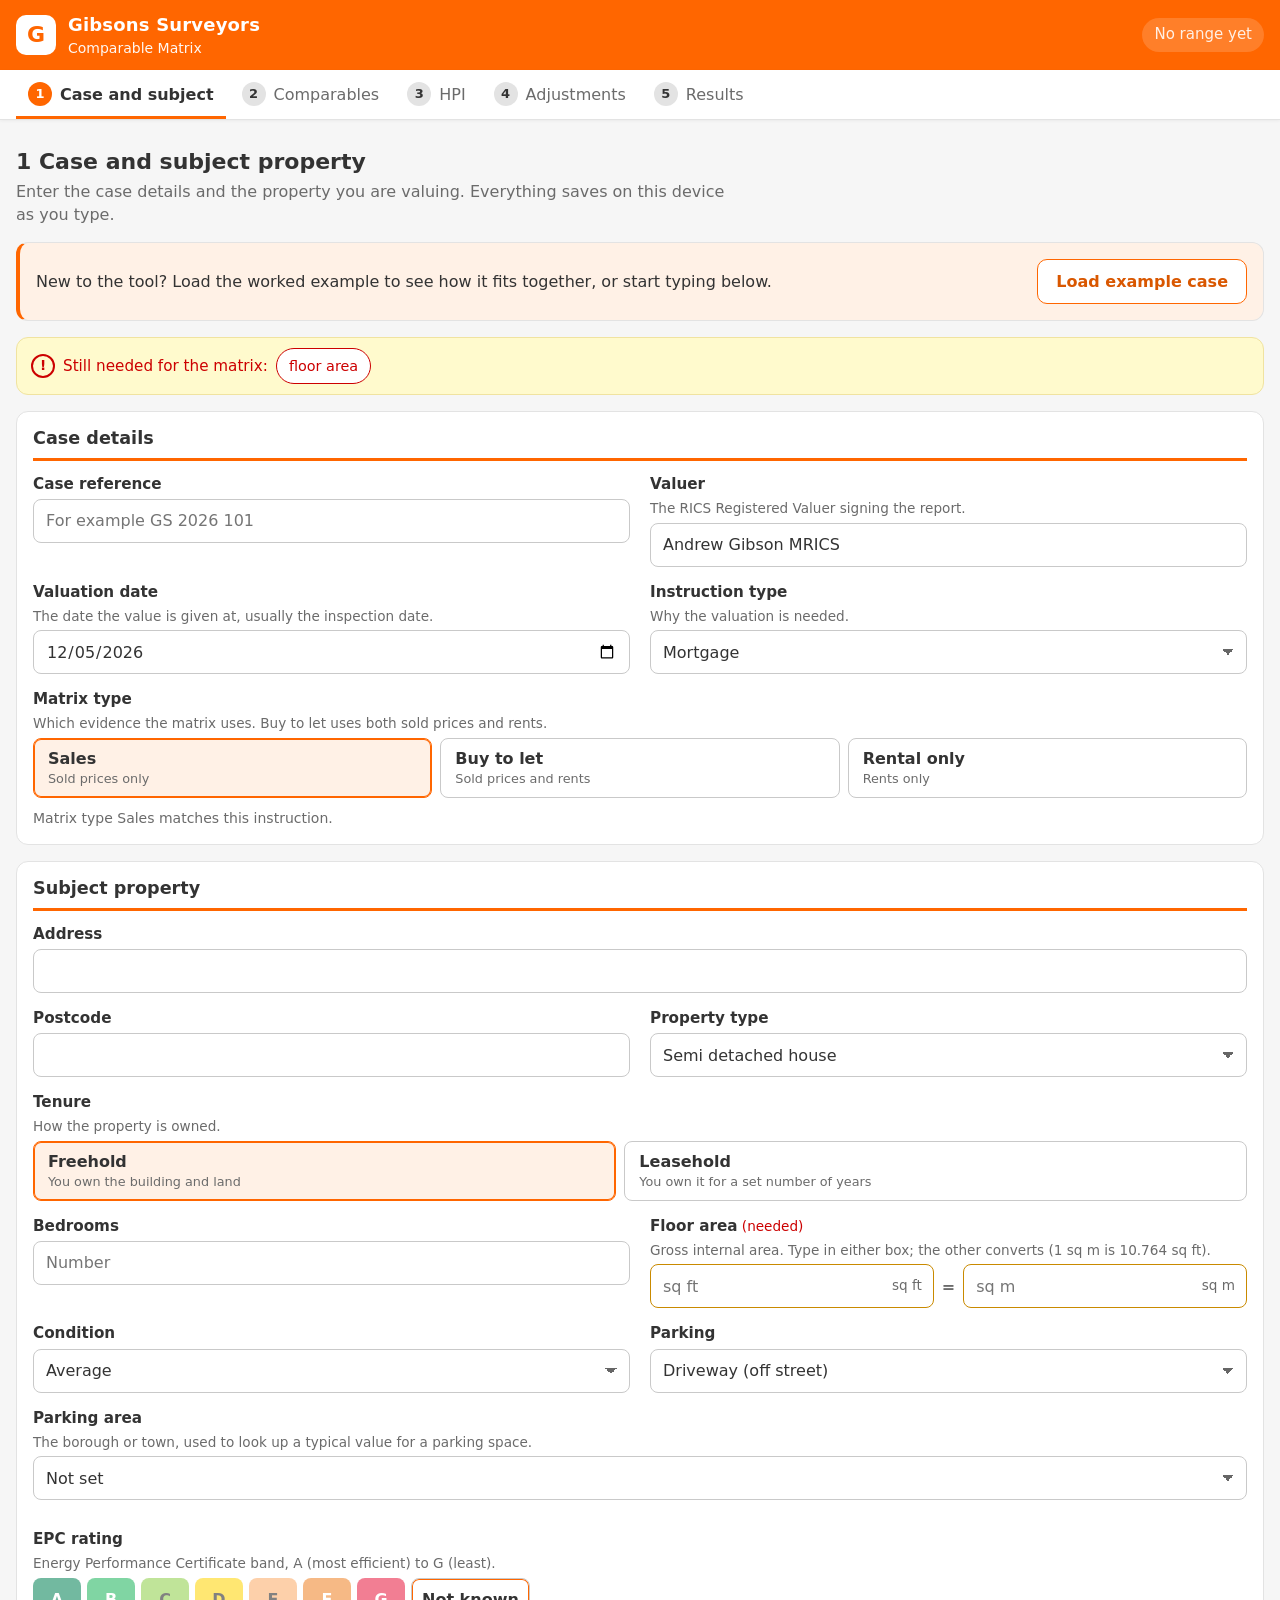
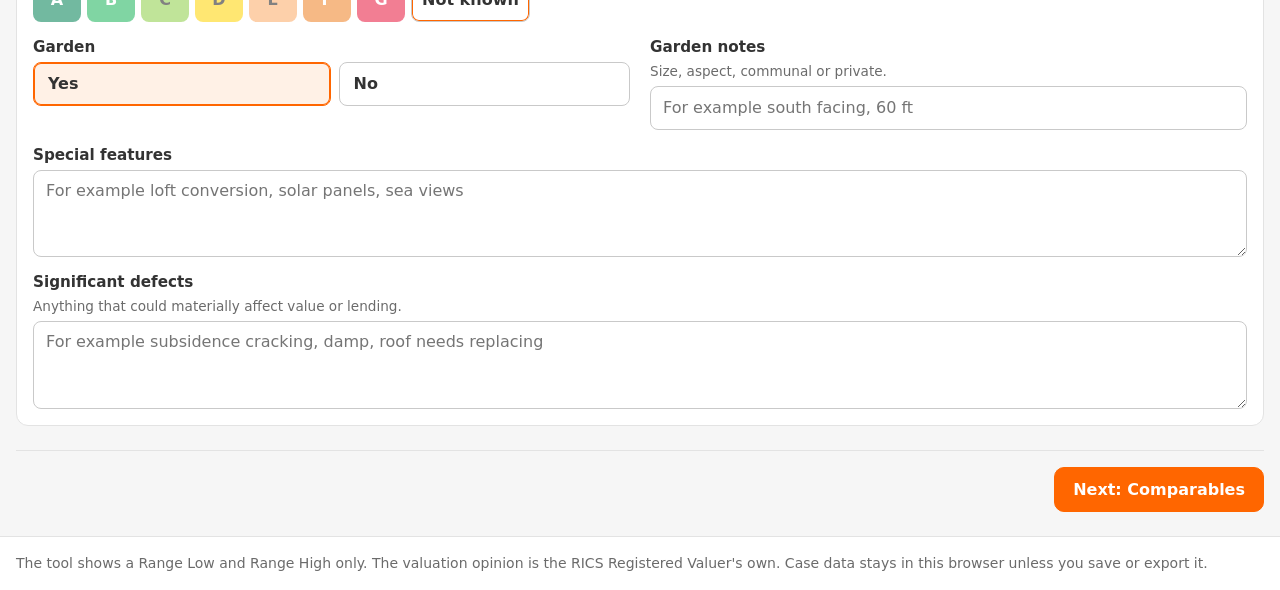
<file: valuation-matrix/index.html>
<!doctype html>
<html lang="en-GB">
<head>
  <meta charset="utf-8">
  <meta name="viewport" content="width=device-width, initial-scale=1, viewport-fit=cover">
  <meta name="description" content="Gibsons Surveyors comparable evidence matrix for residential valuation. Works out Range Low and Range High from adjusted comparables.">
  <meta name="theme-color" content="#FF6600">
  <title>Gibsons Comparable Matrix</title>
  <link rel="icon" href="data:image/svg+xml,%3Csvg xmlns='http://www.w3.org/2000/svg' viewBox='0 0 32 32'%3E%3Crect width='32' height='32' rx='6' fill='%23FF6600'/%3E%3Ctext x='16' y='22' font-family='Arial' font-size='18' font-weight='700' fill='white' text-anchor='middle'%3EG%3C/text%3E%3C/svg%3E">
  <link rel="stylesheet" href="css/base.css">
  <link rel="stylesheet" href="css/ui-subject.css">
  <link rel="stylesheet" href="css/ui-comparables.css">
  <link rel="stylesheet" href="css/ui-hpi.css">
  <link rel="stylesheet" href="css/ui-adjustments.css">
  <link rel="stylesheet" href="css/ui-results.css">
</head>
<body>
  <a class="vm-skip" href="#vm-main">Skip to the form</a>
  <header class="vm-header">
    <div class="vm-header__inner">
      <div class="vm-brand">
        <span class="vm-brand__mark" aria-hidden="true">G</span>
        <span class="vm-brand__text">
          <span class="vm-brand__name">Gibsons Surveyors</span>
          <span class="vm-brand__tool">Comparable Matrix</span>
        </span>
      </div>
      <p class="vm-header__range" id="vm-range-strip" aria-live="polite"></p>
    </div>
  </header>

  <nav class="vm-tabs" aria-label="Steps">
    <div class="vm-tabs__inner" role="tablist" aria-label="Steps">
      <button type="button" role="tab" class="vm-tab" id="vm-tab-subject" data-tab="subject" aria-controls="vm-panel-subject" aria-selected="true"><span class="vm-tab__num">1</span><span class="vm-tab__label">Case and subject</span></button>
      <button type="button" role="tab" class="vm-tab" id="vm-tab-comparables" data-tab="comparables" aria-controls="vm-panel-comparables" aria-selected="false" tabindex="-1"><span class="vm-tab__num">2</span><span class="vm-tab__label">Comparables</span></button>
      <button type="button" role="tab" class="vm-tab" id="vm-tab-hpi" data-tab="hpi" aria-controls="vm-panel-hpi" aria-selected="false" tabindex="-1"><span class="vm-tab__num">3</span><span class="vm-tab__label">HPI</span></button>
      <button type="button" role="tab" class="vm-tab" id="vm-tab-adjustments" data-tab="adjustments" aria-controls="vm-panel-adjustments" aria-selected="false" tabindex="-1"><span class="vm-tab__num">4</span><span class="vm-tab__label">Adjustments</span></button>
      <button type="button" role="tab" class="vm-tab" id="vm-tab-results" data-tab="results" aria-controls="vm-panel-results" aria-selected="false" tabindex="-1"><span class="vm-tab__num">5</span><span class="vm-tab__label">Results</span></button>
    </div>
  </nav>

  <main class="vm-main" id="vm-main">
    <section class="vm-panel" id="vm-panel-subject" role="tabpanel" aria-labelledby="vm-tab-subject" data-panel="subject">
      <div class="vm-panel__head">
        <h1 class="vm-panel__title">1 Case and subject property</h1>
        <p class="vm-panel__lead">Enter the case details and the property you are valuing. Everything saves on this device as you type.</p>
      </div>
      <div class="vm-intro vm-card" id="vm-intro">
        <p>New to the tool? Load the worked example to see how it fits together, or start typing below.</p>
        <button type="button" class="vm-btn vm-btn--secondary" data-app-action="example">Load example case</button>
      </div>
      <div id="vm-subject" class="vm-mount"></div>
    </section>

    <section class="vm-panel" id="vm-panel-comparables" role="tabpanel" aria-labelledby="vm-tab-comparables" data-panel="comparables" hidden>
      <div class="vm-panel__head">
        <h1 class="vm-panel__title">2 Comparables</h1>
        <p class="vm-panel__lead">Add the sales or lettings you are relying on. You can paste text from Rightmove or a Land Registry download.</p>
      </div>
      <div id="vm-comparables" class="vm-mount"></div>
    </section>

    <section class="vm-panel" id="vm-panel-hpi" role="tabpanel" aria-labelledby="vm-tab-hpi" data-panel="hpi" hidden>
      <div class="vm-panel__head">
        <h1 class="vm-panel__title">3 House Price Index</h1>
        <p class="vm-panel__lead">Bring older sales up to the valuation date using the UK House Price Index for the local area.</p>
      </div>
      <div id="vm-hpi" class="vm-mount"></div>
    </section>

    <section class="vm-panel" id="vm-panel-adjustments" role="tabpanel" aria-labelledby="vm-tab-adjustments" data-panel="adjustments" hidden>
      <div class="vm-panel__head">
        <h1 class="vm-panel__title">4 Adjustments</h1>
        <p class="vm-panel__lead">Adjust each comparable for the ways it differs from the subject property, with a short reason for each.</p>
      </div>
      <div id="vm-adjustments" class="vm-mount"></div>
    </section>

    <section class="vm-panel" id="vm-panel-results" role="tabpanel" aria-labelledby="vm-tab-results" data-panel="results" hidden>
      <div class="vm-panel__head">
        <h1 class="vm-panel__title">5 Results</h1>
        <p class="vm-panel__lead">The range the adjusted evidence supports, the points to check, and the exports for your report.</p>
      </div>
      <div id="vm-results" class="vm-mount"></div>
    </section>

    <div class="vm-stepnav" id="vm-stepnav">
      <button type="button" class="vm-btn vm-btn--ghost" data-step="prev">Back</button>
      <button type="button" class="vm-btn vm-btn--primary" data-step="next">Next</button>
    </div>
  </main>

  <footer class="vm-footer">
    <p>The tool shows a Range Low and Range High only. The valuation opinion is the RICS Registered Valuer's own. Case data stays in this browser unless you save or export it.</p>
  </footer>

  <noscript><p class="vm-noscript">This tool needs JavaScript switched on.</p></noscript>
  <script type="module" src="js/app.js"></script>
</body>
</html>
</file>
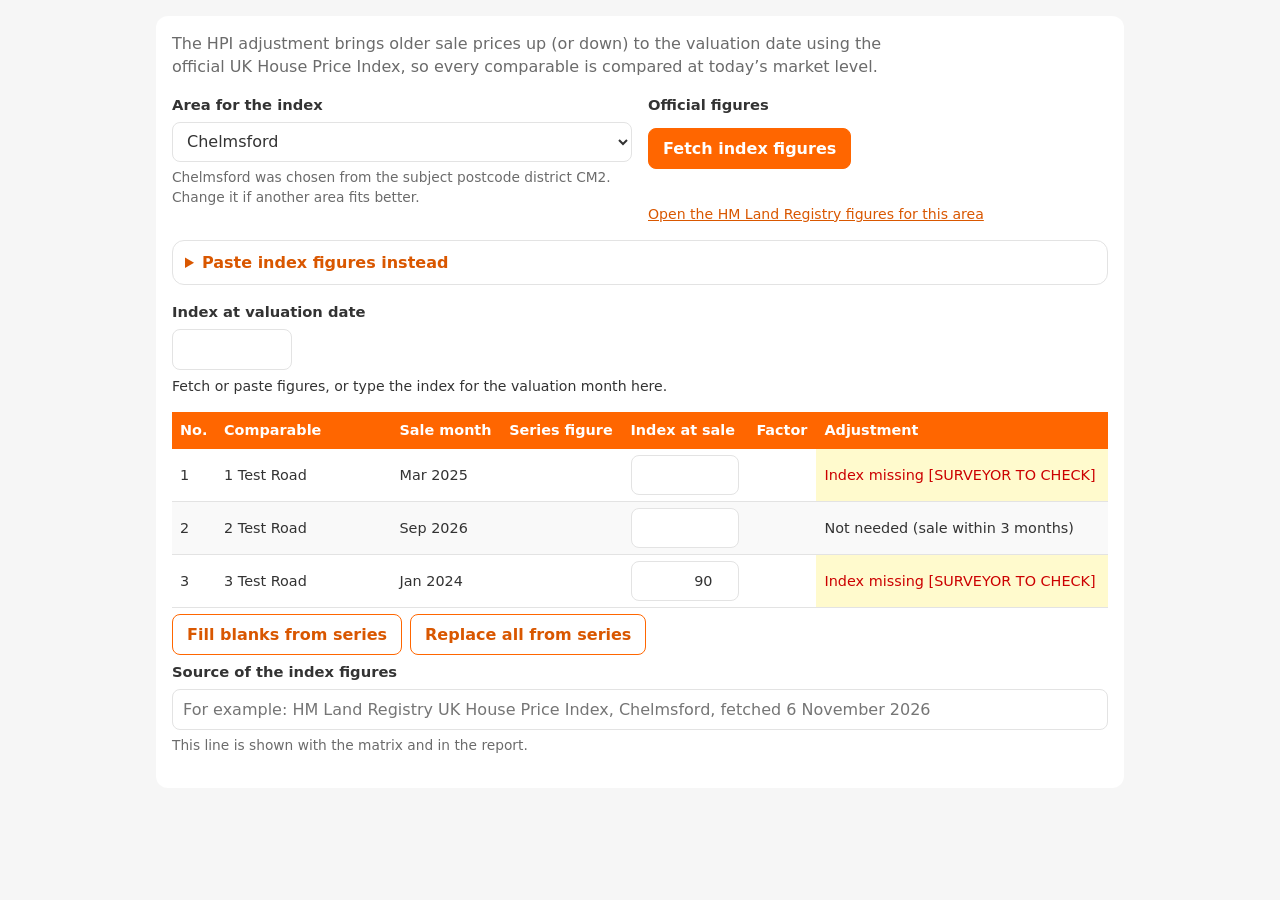
<file: valuation-matrix/tests/harness-hpi.html>
<!doctype html>
<html lang="en-GB">
<head>
<meta charset="utf-8">
<meta name="viewport" content="width=device-width, initial-scale=1">
<title>HPI panel harness</title>
<link rel="stylesheet" href="../css/base.css">
<link rel="stylesheet" href="../css/ui-hpi.css">
<style>body{padding:16px;max-width:1000px;margin:0 auto}#vm-hpi{background:#fff;padding:16px;border-radius:12px}</style>
</head>
<body>
<section id="vm-hpi"></section>
<script type="module">
  try { localStorage.removeItem('gibsons-vm-case'); } catch {}
  const { store } = await import('../js/store.js');
  const { createState, createComparable } = await import('../js/model.js');
  const { mount } = await import('../js/ui-hpi.js');
  const params = new URLSearchParams(location.search);
  const s = createState();
  s.valuationDate = '2026-11-06';
  s.subject.postcode = params.get('postcode') ?? 'CM2 9AB';
  if (params.get('empty') !== '1') {
    s.sales = [
      createComparable({ id: 'a', address: '1 Test Road', saleDate: '2025-03-14', price: 400000 }),
      createComparable({ id: 'b', address: '2 Test Road', saleDate: '2026-09-01', price: 410000 }),
      createComparable({ id: 'c', address: '3 Test Road', saleDate: '2024-01-20', price: 380000, hpiAtSale: 90 }),
    ];
  }
  store.replace(s);
  mount(document.getElementById('vm-hpi'), store);
  window.__store = store;
  window.__ready = true;
</script>
</body>
</html>
</file>
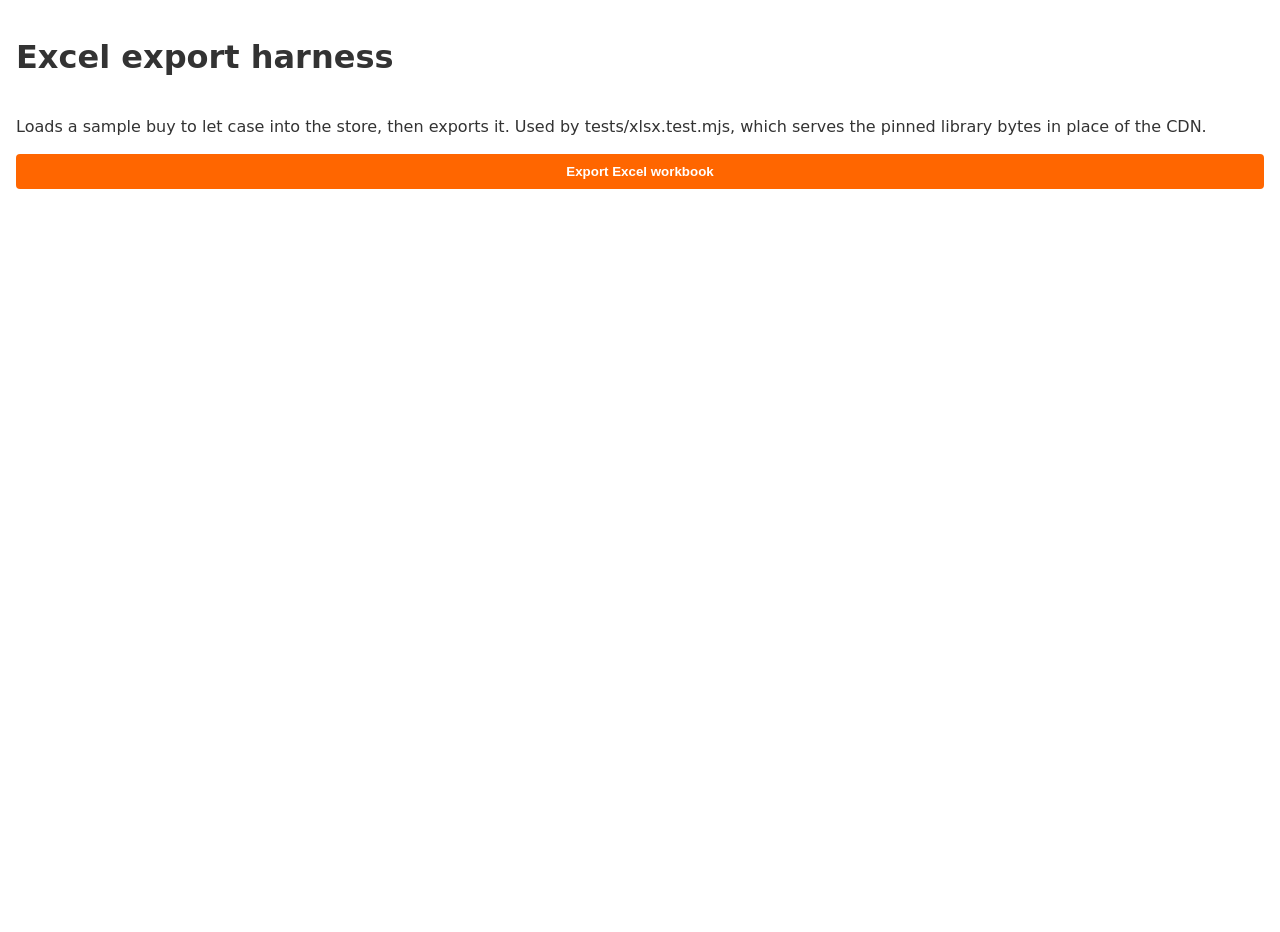
<file: valuation-matrix/tests/harness-xlsx.html>
<!doctype html>
<html lang="en-GB">
<head>
<meta charset="utf-8">
<meta name="viewport" content="width=device-width, initial-scale=1">
<title>Excel export harness</title>
<link rel="stylesheet" href="../css/base.css">
<style>
  body { font-family: system-ui, sans-serif; margin: 16px; color: #333; background: #fff; }
  button { background: #FF6600; color: #fff; border: 0; padding: 10px 16px; font-weight: 600; border-radius: 4px; cursor: pointer; }
  #status { margin-top: 12px; }
</style>
</head>
<body>
<h1>Excel export harness</h1>
<p>Loads a sample buy to let case into the store, then exports it. Used by tests/xlsx.test.mjs, which serves the pinned library bytes in place of the CDN.</p>
<button id="go" type="button">Export Excel workbook</button>
<div id="status" role="status"></div>
<script type="module">
  import { store } from '../js/store.js';
  import { createState, createComparable } from '../js/model.js';
  import { exportXlsx } from '../js/export-xlsx.js';

  const s = createState();
  Object.assign(s, { caseRef: 'GS/2026:114', valuationDate: '2026-11-06', instructionType: 'btl', matrixType: 'btl' });
  Object.assign(s.subject, { address: '14 Rowan Way, Chelmsford', postcode: 'CM1 2AB', bedrooms: 3, floorAreaSqFt: 1000, floorAreaSqM: 92.9 });
  s.hpi = { regionSlug: 'chelmsford', regionLabel: 'Chelmsford', series: [], valuationIndex: 150, source: 'HM Land Registry UK HPI' };
  s.sales = [
    createComparable({ address: '2 Rowan Way, Chelmsford', floorAreaSqFt: 850, price: 400000, saleDate: '2026-02-10', distanceMiles: 0.2, hpiAtSale: 140,
      adjustments: { condition: { mode: 'pct', value: 5, note: 'Dated kitchen' } } }),
    createComparable({ address: '9 Birch Close', floorAreaSqFt: 1150, price: 380000, saleDate: '2026-09-01', saleKind: 'auction', distanceMiles: 0.7 }),
    createComparable({ address: '1 Oak Road', price: 360000, saleDate: '2025-06-01' }),
  ];
  s.rentals = [
    createComparable({ address: '3 Ash Grove', floorAreaSqFt: 900, price: 1600, saleDate: '2026-08-01' }),
    createComparable({ address: '7 Ash Grove', floorAreaSqFt: 1000, price: 1750, saleDate: '2026-10-01' }),
  ];
  store.replace(s);

  const status = document.getElementById('status');
  const local = new URLSearchParams(location.search).has('local');
  document.getElementById('go').addEventListener('click', async () => {
    status.textContent = 'Building workbook...';
    try {
      const name = await exportXlsx(store.get(), store.evaluation(), local ? { libUrl: './vendor/xlsx-js-style-1.2.0.bundle.js' } : {});
      status.textContent = 'Downloaded ' + name;
      status.dataset.done = name;
    } catch (e) {
      status.textContent = e.message;
      status.dataset.error = e.message;
    }
  });
  window.__ready = true;
</script>
</body>
</html>
</file>
<file: styles.css>
/* ===== HLG Veterinary Physiotherapy — stylesheet =====
   Palette derived from the logo: deep maroon, fiery orange, black,
   with the electric-blue eye colour as a subtle accent. */
:root {
  --ink: #2a1712;          /* body text */
  --char: #150a06;         /* near-black (dark bands) */
  --char-2: #2a130c;       /* headings (deep warm black) */
  --maroon-deep: #4f0f08;
  --maroon: #7c1c11;
  --red: #b22a17;
  --orange-deep: #cf5410;
  --orange: #e8631f;       /* primary accent */
  --orange-light: #f78c3c;
  --blue: #1fa3dd;         /* wolf-eye accent, used sparingly */
  --white: #ffffff;
  --paper: #ffffff;
  --cream: #fdf6f1;
  --paper-2: #f8efe8;
  --paper-3: #f0e3da;
  --muted: #7e685d;
  --line: #ecdcd2;
  --shadow-sm: 0 2px 10px rgba(79, 15, 8, 0.07);
  --shadow-md: 0 14px 34px rgba(79, 15, 8, 0.13);
  --radius: 16px;
  --radius-sm: 10px;
  --max: 1140px;
  --font-head: "Poppins", system-ui, sans-serif;
  --font-body: "Source Sans 3", system-ui, sans-serif;
}

* { box-sizing: border-box; }

html { scroll-behavior: smooth; scroll-padding-top: 92px; }

body {
  margin: 0;
  font-family: var(--font-body);
  color: var(--ink);
  background: var(--paper);
  line-height: 1.65;
  -webkit-font-smoothing: antialiased;
}

img { max-width: 100%; display: block; }

a { color: var(--maroon); text-decoration: none; }
a:hover { text-decoration: underline; }

::selection { background: var(--orange); color: #fff; }

h1, h2, h3 { font-family: var(--font-head); line-height: 1.15; color: var(--char-2); margin: 0 0 .5em; }
h1 { font-size: clamp(2rem, 5vw, 3.25rem); font-weight: 800; letter-spacing: -0.02em; }
h2 { font-size: clamp(1.6rem, 3.5vw, 2.4rem); font-weight: 700; }
h3 { font-size: 1.2rem; font-weight: 600; }

.container { width: 100%; max-width: var(--max); margin-inline: auto; padding-inline: 22px; }

.section { padding: clamp(3.5rem, 7vw, 6rem) 0; }

.skip-link {
  position: absolute; left: -999px; top: 0; background: var(--maroon); color: #fff;
  padding: 10px 16px; border-radius: 0 0 8px 0; z-index: 200;
}
.skip-link:focus { left: 0; }

/* ===== Buttons ===== */
.btn {
  display: inline-flex; align-items: center; justify-content: center; gap: .5rem;
  font-family: var(--font-head); font-weight: 600; font-size: 1rem;
  padding: .85rem 1.6rem; border-radius: 999px; border: 2px solid transparent;
  cursor: pointer; transition: transform .15s ease, box-shadow .2s ease, background .2s ease;
  text-decoration: none;
}
.btn:hover { text-decoration: none; transform: translateY(-2px); }
.btn-primary { background: var(--orange); color: #fff; box-shadow: var(--shadow-sm); }
.btn-primary:hover { background: var(--orange-deep); box-shadow: var(--shadow-md); }
.btn-ghost { background: transparent; color: var(--maroon); border-color: var(--line); }
.btn-ghost:hover { background: var(--paper-2); }
.btn-block { width: 100%; }

/* ===== Header ===== */
.site-header {
  position: sticky; top: 0; z-index: 100;
  background: rgba(255, 255, 255, 0.94);
  backdrop-filter: blur(10px);
  border-bottom: 1px solid var(--line);
}
.nav-inner { display: flex; align-items: center; justify-content: space-between; min-height: 76px; }
.brand { display: flex; align-items: center; }
.brand:hover { text-decoration: none; }
.brand-mark { height: 56px; width: auto; }

.primary-nav { display: flex; align-items: center; gap: .35rem; }
.primary-nav a {
  font-family: var(--font-head); font-weight: 500; color: var(--ink);
  padding: .5rem .8rem; border-radius: 999px; font-size: .98rem;
}
.primary-nav a:hover { background: var(--paper-2); text-decoration: none; }
.primary-nav .nav-cta { background: var(--maroon); color: #fff; margin-left: .4rem; }
.primary-nav .nav-cta:hover { background: var(--red); }

.nav-toggle {
  display: none; flex-direction: column; gap: 5px; width: 44px; height: 44px;
  background: none; border: none; cursor: pointer; padding: 10px;
}
.nav-toggle span { height: 2.5px; width: 100%; background: var(--char-2); border-radius: 2px; transition: .25s; }
.nav-toggle[aria-expanded="true"] span:nth-child(1) { transform: translateY(7.5px) rotate(45deg); }
.nav-toggle[aria-expanded="true"] span:nth-child(2) { opacity: 0; }
.nav-toggle[aria-expanded="true"] span:nth-child(3) { transform: translateY(-7.5px) rotate(-45deg); }

/* ===== Hero (light, to showcase the logo) ===== */
.hero {
  background:
    radial-gradient(900px 480px at 82% -12%, rgba(232, 99, 31, 0.13), transparent 60%),
    radial-gradient(720px 520px at -5% 115%, rgba(124, 28, 17, 0.09), transparent 60%),
    linear-gradient(180deg, #ffffff, var(--cream));
  color: var(--ink); position: relative; overflow: hidden;
  border-bottom: 1px solid var(--line);
}
.hero-inner {
  display: grid; grid-template-columns: 1.1fr .9fr; gap: 2rem; align-items: center;
  padding: clamp(2.5rem, 6vw, 5rem) 0;
}
.eyebrow {
  text-transform: uppercase; letter-spacing: .18em; font-size: .8rem; font-weight: 700;
  color: var(--orange-deep); margin: 0 0 1rem;
}
.hero h1 { color: var(--char-2); max-width: 16ch; }
.hero .lead { font-size: 1.12rem; color: var(--muted); max-width: 52ch; margin: 0 0 1.8rem; }
.hero-actions { display: flex; flex-wrap: wrap; gap: .8rem; margin-bottom: 1.8rem; }
.hero-badges { display: flex; flex-wrap: wrap; gap: .6rem; list-style: none; padding: 0; margin: 0; }
.hero-badges li {
  font-family: var(--font-head); font-size: .82rem; font-weight: 600; letter-spacing: .02em;
  color: var(--maroon); background: #fff; border: 1px solid var(--line);
  padding: .4rem .9rem; border-radius: 999px; box-shadow: var(--shadow-sm);
}
.hero-emblem { display: flex; justify-content: center; }
.hero-emblem img {
  width: min(440px, 88%); height: auto;
  filter: drop-shadow(0 16px 30px rgba(79, 15, 8, 0.18));
  animation: floaty 6s ease-in-out infinite;
}
@keyframes floaty { 0%,100% { transform: translateY(0); } 50% { transform: translateY(-12px); } }

/* ===== Trust strip ===== */
.trust-strip { background: var(--char); color: #f1ddd2; }
.trust-inner {
  display: flex; flex-wrap: wrap; justify-content: center; gap: 1rem 2.5rem;
  padding: 1rem 22px; font-family: var(--font-head); font-weight: 500; font-size: .95rem;
}

/* ===== Section heads ===== */
.section-eyebrow {
  text-transform: uppercase; letter-spacing: .16em; font-size: .78rem; font-weight: 700;
  color: var(--orange-deep); margin: 0 0 .5rem;
}
.section-head { text-align: center; max-width: 720px; margin: 0 auto 2.8rem; }
.section-intro { color: var(--muted); font-size: 1.08rem; }

/* ===== About ===== */
.about { background: var(--white); }
.about-grid { display: grid; grid-template-columns: .8fr 1.2fr; gap: clamp(1.5rem, 4vw, 3.5rem); align-items: center; }
.about-card {
  background: linear-gradient(160deg, var(--maroon-deep), var(--maroon));
  color: #fff; border-radius: var(--radius); padding: 2rem; box-shadow: var(--shadow-md);
  display: flex; flex-direction: column; gap: .25rem;
  border-top: 4px solid var(--orange);
}
.about-card-name { font-family: var(--font-head); font-weight: 800; font-size: 1.7rem; }
.about-card-role { color: var(--orange-light); font-weight: 600; letter-spacing: .04em; margin-bottom: 1rem; }
.about-card-list { list-style: none; padding: 0; margin: 0; display: grid; gap: .5rem; }
.about-card-list li { position: relative; padding-left: 1.6rem; }
.about-card-list li::before { content: "✓"; position: absolute; left: 0; color: var(--orange-light); font-weight: 700; }
.about-tagline { color: var(--red); font-family: var(--font-head); font-weight: 600; font-size: 1.15rem; font-style: italic; }

/* ===== Services / cards ===== */
.services { background: var(--paper-2); }
.cards { display: grid; grid-template-columns: repeat(3, 1fr); gap: 1.5rem; }
.card {
  background: var(--white); border: 1px solid var(--line); border-radius: var(--radius);
  padding: 2rem 1.8rem; box-shadow: var(--shadow-sm); transition: transform .2s ease, box-shadow .2s ease;
}
.card:hover { transform: translateY(-6px); box-shadow: var(--shadow-md); }
.card-feature { border-color: var(--orange-light); box-shadow: 0 14px 34px rgba(232, 99, 31, 0.16); }
.card-icon {
  width: 58px; height: 58px; display: grid; place-items: center; font-size: 1.7rem;
  background: var(--paper-2); border-radius: 14px; margin-bottom: 1rem;
}
.card-feature .card-icon { background: #fde3d2; }
.card p { color: var(--muted); }
.card-points { list-style: none; padding: 0; margin: 1rem 0 0; display: grid; gap: .5rem; }
.card-points li { position: relative; padding-left: 1.5rem; font-size: .96rem; }
.card-points li::before { content: "→"; position: absolute; left: 0; color: var(--orange); font-weight: 700; }

/* ===== Pricing ===== */
.pricing { background: var(--white); }
.price-grid { display: grid; grid-template-columns: repeat(3, 1fr); gap: 1.5rem; }
.price-card {
  border: 1px solid var(--line); border-radius: var(--radius); padding: 1.8rem; background: var(--cream);
}
.price-card h3 { display: flex; align-items: center; gap: .5rem; border-bottom: 2px solid var(--line); padding-bottom: .8rem; }
.price-list { list-style: none; padding: 0; margin: 1rem 0 0; display: grid; gap: 1rem; }
.price-list li { display: flex; justify-content: space-between; align-items: baseline; gap: 1rem; }
.price-list em { color: var(--muted); font-style: normal; font-size: .85rem; display: block; }
.price { font-family: var(--font-head); font-weight: 800; font-size: 1.5rem; color: var(--maroon); white-space: nowrap; }

/* ===== Included ===== */
.included { background: var(--paper-3); }
.included-grid { display: grid; grid-template-columns: 1.3fr 1fr; gap: 1.5rem; }
.included-col { background: var(--white); border-radius: var(--radius); padding: 2rem; box-shadow: var(--shadow-sm); }
.included-col h3 { color: var(--maroon); border-bottom: 2px solid var(--paper-3); padding-bottom: .7rem; margin-bottom: 1rem; }
.check-list { list-style: none; padding: 0; margin: 0; display: grid; gap: .65rem; }
.check-list li { position: relative; padding-left: 1.9rem; }
.check-list li::before {
  content: "✓"; position: absolute; left: 0; top: 1px; width: 1.3rem; height: 1.3rem;
  background: var(--orange); color: #fff; border-radius: 50%; display: grid; place-items: center;
  font-size: .8rem; font-weight: 700;
}

/* ===== Rewards ===== */
.rewards { background: var(--white); }
.reward-grid { display: grid; grid-template-columns: 1fr 1fr; gap: 1.5rem; }
.reward-card {
  border-radius: var(--radius); padding: 2rem; border: 1px solid var(--line);
  background: linear-gradient(160deg, var(--cream), var(--white));
}
.reward-card h3 { color: var(--orange-deep); }
.reward-card p { color: var(--muted); margin: 0; }
.reward-note { text-align: center; margin-top: 1.8rem; font-family: var(--font-head); font-weight: 500; color: var(--maroon); }

/* ===== Travel ===== */
.travel { background: linear-gradient(160deg, var(--char), var(--maroon-deep)); color: #f3ddd2; }
.travel h2 { color: #fff; }
.travel-grid { display: grid; grid-template-columns: .9fr 1.4fr; gap: clamp(1.5rem,4vw,3rem); align-items: center; }
.travel-copy p { color: #e9cfc3; }
.travel-cards { display: grid; grid-template-columns: repeat(3, 1fr); gap: 1rem; }
.travel-card {
  background: rgba(255,255,255,.07); border: 1px solid rgba(255,255,255,.16);
  border-radius: var(--radius-sm); padding: 1.4rem;
}
.travel-card h3 { color: #fff; font-size: 1.05rem; }
.travel-card p { color: #e9cfc3; font-size: .92rem; margin: 0; }
.travel-tag {
  display: inline-block; font-family: var(--font-head); font-weight: 700; font-size: .8rem;
  background: rgba(255,255,255,.14); padding: .25rem .7rem; border-radius: 999px; margin-bottom: .8rem;
}
.travel-tag.free { background: var(--orange); color: #fff; }

/* ===== Contact ===== */
.contact { background: var(--paper-2); }
.contact-grid { display: grid; grid-template-columns: 1fr 1fr; gap: clamp(1.5rem,4vw,3.5rem); align-items: start; }
.contact-list { list-style: none; padding: 0; margin: 1.5rem 0; display: grid; gap: .9rem; }
.contact-list li { display: flex; align-items: center; gap: .8rem; font-size: 1.05rem; }
.contact-ico {
  width: 40px; height: 40px; display: grid; place-items: center; background: var(--white);
  border: 1px solid var(--line); border-radius: 12px; flex-shrink: 0;
}
.socials { display: flex; flex-direction: column; gap: .5rem; margin-top: .5rem; }
.socials a { font-weight: 500; }

.contact-form { background: var(--white); border: 1px solid var(--line); border-radius: var(--radius); padding: 2rem; box-shadow: var(--shadow-sm); }
.field { margin-bottom: 1.1rem; }
.field-row { display: grid; grid-template-columns: 1fr 1fr; gap: 1rem; }
.field label { display: block; font-family: var(--font-head); font-weight: 500; font-size: .9rem; margin-bottom: .4rem; color: var(--ink); }
.field input, .field select, .field textarea {
  width: 100%; padding: .75rem .9rem; border: 1px solid var(--line); border-radius: var(--radius-sm);
  font-family: var(--font-body); font-size: 1rem; background: var(--cream); color: var(--ink);
}
.field input:focus, .field select:focus, .field textarea:focus {
  outline: none; border-color: var(--orange); box-shadow: 0 0 0 3px rgba(232, 99, 31, 0.22); background: #fff;
}
.field textarea { resize: vertical; }
.form-note { text-align: center; font-size: .9rem; color: var(--muted); margin: 1rem 0 0; }

/* ===== Footer ===== */
.site-footer { background: var(--char); color: #e6cabd; }
.footer-inner { display: flex; flex-wrap: wrap; justify-content: space-between; align-items: center; gap: 1.5rem; padding: 2.5rem 22px; }
.footer-brand { display: flex; align-items: center; gap: .9rem; }
.footer-logo { height: 58px; width: auto; background: #fff; border-radius: 12px; padding: 6px 10px; }
.footer-brand strong { display: block; color: #fff; font-family: var(--font-head); }
.footer-brand span { font-size: .9rem; }
.footer-nav { display: flex; flex-wrap: wrap; gap: 1.2rem; }
.footer-nav a { color: #e6cabd; font-weight: 500; }
.footer-nav a:hover { color: #fff; }
.footer-bottom { border-top: 1px solid rgba(255,255,255,.1); }
.footer-bottom p { text-align: center; font-size: .85rem; padding: 1.2rem 0; margin: 0; color: #c49a8b; }

/* ===== Reveal animation ===== */
.reveal { opacity: 0; transform: translateY(24px); transition: opacity .6s ease, transform .6s ease; }
.reveal.is-visible { opacity: 1; transform: none; }

/* ===== Responsive ===== */
@media (max-width: 920px) {
  .hero-inner, .about-grid, .travel-grid, .contact-grid { grid-template-columns: 1fr; }
  .hero-emblem { order: -1; }
  .hero-emblem img { width: 240px; }
  .cards, .price-grid, .travel-cards { grid-template-columns: 1fr 1fr; }
  .included-grid, .reward-grid { grid-template-columns: 1fr; }
}

@media (max-width: 700px) {
  .nav-toggle { display: flex; }
  .brand-mark { height: 48px; }
  .primary-nav {
    position: absolute; top: 76px; left: 0; right: 0;
    flex-direction: column; align-items: stretch; gap: 0;
    background: var(--white); border-bottom: 1px solid var(--line);
    padding: .6rem 22px 1.1rem; box-shadow: var(--shadow-md);
    transform: translateY(-12px); opacity: 0; pointer-events: none; transition: .22s ease;
  }
  .primary-nav.open { transform: none; opacity: 1; pointer-events: auto; }
  .primary-nav a { padding: .85rem .4rem; border-bottom: 1px solid var(--line); }
  .primary-nav .nav-cta { margin: .7rem 0 0; text-align: center; border-bottom: none; }
  .cards, .price-grid, .travel-cards { grid-template-columns: 1fr; }
  .field-row { grid-template-columns: 1fr; }
  .trust-inner { gap: .6rem 1.4rem; font-size: .85rem; }
}

@media (prefers-reduced-motion: reduce) {
  * { animation: none !important; scroll-behavior: auto; }
  .reveal { opacity: 1; transform: none; }
}
</file>
<file: valuation-matrix/css/base.css>
:root{
  --vm-orange:#FF6600; --vm-orange-d:#d95700; --vm-orange-soft:#fff1e6;
  --vm-ink:#333333; --vm-muted:#6b6b6b; --vm-line:#e3e3e3; --vm-bg:#f6f6f6; --vm-card:#ffffff;
  --vm-row-alt:#F9F9F9; --vm-flag-bg:#FFFACD; --vm-flag-ink:#CC0000;
  --vm-green:#1e8e3e; --vm-amber:#c98a00; --vm-red:#cc0000;
  --vm-radius:12px; --vm-gap:16px;
  --vm-font:system-ui,-apple-system,"Segoe UI",Roboto,Helvetica,Arial,sans-serif;
}
*{box-sizing:border-box}
body{margin:0;font-family:var(--vm-font);color:var(--vm-ink);background:var(--vm-bg);line-height:1.45}

/* ---------- integrator: page layout, header, tabs, cards, controls ---------- */
html{-webkit-text-size-adjust:100%;text-size-adjust:100%}
html,body{max-width:100%;overflow-x:hidden}
body{font-size:16px;min-height:100vh;display:flex;flex-direction:column}
img,svg{max-width:100%}
[hidden]{display:none !important}
h1,h2,h3,h4{line-height:1.25;color:var(--vm-ink)}
a{color:var(--vm-orange-d)}

.vm-skip{position:absolute;left:8px;top:-60px;z-index:100;background:#fff;color:var(--vm-ink);padding:10px 14px;border-radius:8px;font-weight:600}
.vm-skip:focus{top:8px}

.vm-header{background:var(--vm-orange);color:#fff;padding-top:env(safe-area-inset-top)}
.vm-header__inner{max-width:1280px;margin:0 auto;padding:12px var(--vm-gap);display:flex;align-items:center;justify-content:space-between;gap:12px;flex-wrap:wrap}
.vm-brand{display:flex;align-items:center;gap:12px;min-width:0}
.vm-brand__mark{flex:none;width:40px;height:40px;border-radius:10px;background:#fff;color:var(--vm-orange);display:grid;place-items:center;font-weight:800;font-size:22px}
.vm-brand__text{display:flex;flex-direction:column;min-width:0}
.vm-brand__name{font-weight:700;font-size:18px;letter-spacing:.01em}
.vm-brand__tool{font-size:14px;opacity:.95}
.vm-header__range{margin:0;font-size:15px;font-weight:600;background:rgba(255,255,255,.18);padding:6px 12px;border-radius:999px;max-width:100%;overflow-wrap:anywhere}
.vm-header__range.is-empty{font-weight:500;opacity:.9}

.vm-tabs{background:#fff;border-bottom:1px solid var(--vm-line);position:sticky;top:0;z-index:20;box-shadow:0 1px 3px rgba(0,0,0,.05)}
.vm-tabs__inner{max-width:1280px;margin:0 auto;padding:0 var(--vm-gap);display:flex;gap:4px;overflow-x:auto;scrollbar-width:none;-webkit-overflow-scrolling:touch}
.vm-tabs__inner::-webkit-scrollbar{display:none}
.vm-tab{flex:none;appearance:none;border:0;background:none;font:inherit;color:var(--vm-muted);padding:12px 12px 10px;min-height:48px;display:flex;align-items:center;gap:8px;cursor:pointer;border-bottom:3px solid transparent;white-space:nowrap}
.vm-tab:hover{color:var(--vm-ink)}
.vm-tab__num{width:24px;height:24px;border-radius:50%;display:grid;place-items:center;font-size:13px;font-weight:700;background:var(--vm-line);color:var(--vm-ink)}
.vm-tab[aria-selected="true"]{color:var(--vm-ink);font-weight:600;border-bottom-color:var(--vm-orange)}
.vm-tab[aria-selected="true"] .vm-tab__num{background:var(--vm-orange);color:#fff}

.vm-main{flex:1;width:100%;max-width:1280px;margin:0 auto;padding:var(--vm-gap);min-width:0}
.vm-panel{min-width:0}
.vm-panel__head{margin:4px 0 16px}
.vm-panel__title{font-size:22px;margin:0 0 4px}
.vm-panel__lead{margin:0;color:var(--vm-muted);max-width:70ch}
.vm-mount{min-width:0;max-width:100%}

.vm-card{background:var(--vm-card);border:1px solid var(--vm-line);border-radius:var(--vm-radius);padding:var(--vm-gap);margin-bottom:var(--vm-gap)}
.vm-intro{display:flex;align-items:center;justify-content:space-between;gap:12px;flex-wrap:wrap;border-left:4px solid var(--vm-orange);background:var(--vm-orange-soft)}
.vm-intro p{margin:0;flex:1 1 260px}

.vm-btn{appearance:none;font:inherit;font-size:16px;font-weight:600;min-height:44px;padding:10px 18px;border-radius:10px;border:1px solid var(--vm-line);background:#fff;color:var(--vm-ink);cursor:pointer;display:inline-flex;align-items:center;justify-content:center;gap:8px;text-decoration:none}
.vm-btn:hover{border-color:#c9c9c9}
.vm-btn--primary{background:var(--vm-orange);border-color:var(--vm-orange);color:#fff}
.vm-btn--primary:hover{background:var(--vm-orange-d);border-color:var(--vm-orange-d)}
.vm-btn--secondary{border-color:var(--vm-orange);color:var(--vm-orange-d)}
.vm-btn--ghost{background:transparent}
.vm-btn:disabled{opacity:.55;cursor:not-allowed}

.vm-main input:not([type="checkbox"]):not([type="radio"]):not([type="file"]),.vm-main select,.vm-main textarea{font:inherit;font-size:16px;color:var(--vm-ink);max-width:100%}

:where(button,a,input,select,textarea,summary,[tabindex]):focus-visible{outline:3px solid var(--vm-orange);outline-offset:2px;border-radius:6px}

.vm-stepnav{display:flex;justify-content:space-between;gap:12px;margin-top:24px;padding-top:16px;border-top:1px solid var(--vm-line)}
.vm-stepnav [data-step="next"]{margin-left:auto}

.vm-error{background:var(--vm-flag-bg);color:var(--vm-flag-ink);border:1px solid #f0d77a;border-radius:var(--vm-radius);padding:var(--vm-gap)}
.vm-error p{margin:6px 0 0;color:var(--vm-ink)}

.vm-footer{color:var(--vm-muted);font-size:14px;border-top:1px solid var(--vm-line);background:#fff}
.vm-footer p{max-width:1280px;margin:0 auto;padding:16px var(--vm-gap) calc(16px + env(safe-area-inset-bottom))}
.vm-noscript{padding:var(--vm-gap);background:var(--vm-flag-bg);color:var(--vm-flag-ink)}

/* Wide tables scroll inside their own box, never the page */
.vm-scroll,.vm-table-wrap{max-width:100%;overflow-x:auto;-webkit-overflow-scrolling:touch}
table{border-collapse:collapse}

@media (max-width:640px){
  .vm-header__inner{padding:10px var(--vm-gap)}
  .vm-brand__mark{width:34px;height:34px;font-size:19px}
  .vm-brand__name{font-size:16px}
  .vm-header__range{font-size:14px;width:100%;text-align:center}
  .vm-tab{padding:10px 8px 8px}
  .vm-panel__title{font-size:20px}
}
@media (min-width:1024px){
  .vm-main{padding:24px var(--vm-gap)}
}
@media print{
  .vm-tabs,.vm-stepnav,.vm-footer,.vm-skip,.vm-intro{display:none !important}
  .vm-header{background:#fff;color:var(--vm-ink);border-bottom:3px solid var(--vm-orange)}
  body{background:#fff}
}
/* On narrow phones show numbers for the other steps and the full name only for the current one,
   so all five steps fit without sideways scrolling. */
@media (max-width:480px){
  .vm-tabs__inner{gap:2px;justify-content:space-between}
  .vm-tab{padding:10px 6px 8px}
  .vm-tab:not([aria-selected="true"]) .vm-tab__label{position:absolute;width:1px;height:1px;overflow:hidden;clip:rect(0 0 0 0);white-space:nowrap}
  .vm-tab__num{width:28px;height:28px}
}
/* The step heading already names these panels; keep the module's own title for screen readers only. */
#vm-hpi .vm-hpi-title,#vm-adjustments .vm-adj__title{position:absolute;width:1px;height:1px;overflow:hidden;clip:rect(0 0 0 0);white-space:nowrap}
</file>
<file: valuation-matrix/css/ui-subject.css>
/* Case details and subject property form. Scoped under .vm-subject; uses tokens from base.css. */
.vm-subject{container-type:inline-size;display:block;color:var(--vm-ink)}
.vm-subject [hidden]{display:none !important}
.vm-subject__cards{display:grid;gap:var(--vm-gap)}
.vm-subject__card{background:var(--vm-card);border:1px solid var(--vm-line);border-radius:var(--vm-radius);padding:16px}
.vm-subject__h{margin:0 0 12px;font-size:1.1rem;color:var(--vm-ink);padding-bottom:8px;border-bottom:3px solid var(--vm-orange)}

.vm-subject__grid{display:grid;grid-template-columns:minmax(0,1fr);gap:14px 20px}
@container (min-width: 640px){
  .vm-subject__grid{grid-template-columns:repeat(2,minmax(0,1fr))}
  .vm-subject__field--wide,.vm-subject__lease{grid-column:1 / -1}
}
.vm-subject__field{display:flex;flex-direction:column;gap:4px;min-width:0}
.vm-subject__label{font-weight:600;font-size:.95rem}
.vm-subject__help{margin:0;font-size:.85rem;color:var(--vm-muted)}
.vm-subject__hint{margin:10px 0 0;font-size:.875rem;color:var(--vm-muted)}
.vm-subject__row{display:flex;align-items:center;gap:10px;flex-wrap:wrap}
.vm-subject__row > .vm-subject__input{flex:1 1 120px}

.vm-subject__input{font:inherit;font-size:16px;color:var(--vm-ink);background:#fff;border:1px solid #c9c9c9;border-radius:8px;
  min-height:44px;padding:8px 12px;width:100%;min-width:0}
.vm-subject__input:focus{outline:none;border-color:var(--vm-orange);box-shadow:0 0 0 3px var(--vm-orange-soft)}
.vm-subject__input:disabled{background:var(--vm-bg);color:var(--vm-muted)}
.vm-subject__input--num{font-variant-numeric:tabular-nums}
.vm-subject__input--postcode{text-transform:uppercase;max-width:14rem}
.vm-subject__textarea{resize:vertical;min-height:84px;line-height:1.4}
.vm-subject__select{appearance:none;-webkit-appearance:none;padding-right:36px;
  background-image:linear-gradient(45deg,transparent 50%,#666 50%),linear-gradient(135deg,#666 50%,transparent 50%);
  background-position:calc(100% - 18px) 50%,calc(100% - 12px) 50%;background-size:6px 6px;background-repeat:no-repeat}

.vm-subject__field--missing .vm-subject__label::after{content:" (needed)";color:var(--vm-flag-ink);font-weight:500;font-size:.85rem}
.vm-subject__field--missing .vm-subject__input:not(:focus){border-color:var(--vm-amber)}

/* Floor area pair */
.vm-subject__area{display:flex;align-items:center;gap:8px}
.vm-subject__unit{position:relative;flex:1 1 0;min-width:0}
.vm-subject__unit .vm-subject__input{padding-right:48px}
.vm-subject__unit-tag{position:absolute;right:12px;top:50%;transform:translateY(-50%);color:var(--vm-muted);font-size:.85rem;pointer-events:none}
.vm-subject__equals{color:var(--vm-muted);font-weight:600}

/* Segmented radio buttons */
.vm-subject__segmented{display:flex;flex-wrap:wrap;gap:8px}
.vm-subject__seg{position:relative;display:flex;flex-direction:column;justify-content:center;min-height:44px;min-width:64px;
  padding:8px 14px;border:1px solid #c9c9c9;border-radius:8px;background:#fff;cursor:pointer;user-select:none;flex:1 1 auto}
.vm-subject__radio{position:absolute;opacity:0;width:1px;height:1px;margin:0}
.vm-subject__seg-main{font-weight:600}
.vm-subject__seg-sub{font-size:.8rem;color:var(--vm-muted)}
.vm-subject__seg:has(.vm-subject__radio:checked){border-color:var(--vm-orange);background:var(--vm-orange-soft);box-shadow:inset 0 0 0 1px var(--vm-orange)}
.vm-subject__seg:has(.vm-subject__radio:focus-visible){outline:3px solid var(--vm-orange);outline-offset:2px}
.vm-subject__segmented--three .vm-subject__seg{flex:1 1 140px}
.vm-subject__segmented--epc{gap:6px}
.vm-subject__segmented--epc .vm-subject__seg{flex:0 0 auto;min-width:48px;align-items:center;padding:8px 10px;color:#fff;border:none}
.vm-subject__segmented--epc .vm-subject__seg[data-value="A"]{background:#008054}
.vm-subject__segmented--epc .vm-subject__seg[data-value="B"]{background:#19b459}
.vm-subject__segmented--epc .vm-subject__seg[data-value="C"]{background:#8dce46;color:#1b1b1b}
.vm-subject__segmented--epc .vm-subject__seg[data-value="D"]{background:#ffd500;color:#1b1b1b}
.vm-subject__segmented--epc .vm-subject__seg[data-value="E"]{background:#fcaa65;color:#1b1b1b}
.vm-subject__segmented--epc .vm-subject__seg[data-value="F"]{background:#ef8023}
.vm-subject__segmented--epc .vm-subject__seg[data-value="G"]{background:#e9153b}
.vm-subject__segmented--epc .vm-subject__seg[data-value="none"]{background:#fff;color:var(--vm-ink);border:1px solid #c9c9c9}
.vm-subject__segmented--epc .vm-subject__seg:not([data-value="none"]):has(.vm-subject__radio:checked){box-shadow:0 0 0 3px #fff,0 0 0 5px var(--vm-ink);background-image:none}
.vm-subject__segmented--epc .vm-subject__seg:not([data-value="none"]):not(:has(.vm-subject__radio:checked)){opacity:.55}
.vm-subject__segmented--epc .vm-subject__seg:hover{opacity:1}

/* Lease */
.vm-subject__lease{border-left:4px solid var(--vm-orange);background:var(--vm-row-alt);border-radius:8px;padding:12px}
.vm-subject__lease-badge{display:inline-flex;align-items:center;gap:6px;padding:6px 12px;border-radius:999px;font-weight:700;font-size:.85rem;white-space:nowrap;color:#fff}
.vm-subject__lease-badge::before{content:"";width:10px;height:10px;border-radius:50%;background:currentColor;box-shadow:0 0 0 2px rgba(255,255,255,.6)}
.vm-subject__lease-badge--green{background:var(--vm-green)}
.vm-subject__lease-badge--amber{background:var(--vm-amber)}
.vm-subject__lease-badge--red{background:var(--vm-red)}
.vm-subject__lease-note{margin:10px 0 0;font-size:.875rem}
.vm-subject__lease-note--red{background:var(--vm-flag-bg);color:var(--vm-flag-ink);padding:8px 10px;border-radius:6px;font-weight:600}

/* Completeness */
.vm-subject__complete{display:flex;flex-wrap:wrap;align-items:center;gap:8px;margin:0 0 var(--vm-gap);padding:10px 14px;border-radius:var(--vm-radius);font-size:.95rem}
.vm-subject__complete[data-state="ok"]{background:#e8f5ec;color:var(--vm-green);border:1px solid #bfe3ca}
.vm-subject__complete[data-state="missing"]{background:var(--vm-flag-bg);color:var(--vm-flag-ink);border:1px solid #f0e3a0}
.vm-subject__complete-icon{display:inline-grid;place-items:center;width:24px;height:24px;border-radius:50%;border:2px solid currentColor;font-weight:800;font-size:.85rem}
.vm-subject__missing{list-style:none;display:flex;flex-wrap:wrap;gap:6px;margin:0;padding:0}
.vm-subject__missing-btn{font:inherit;font-size:.9rem;min-height:36px;padding:4px 12px;border-radius:999px;border:1px solid var(--vm-flag-ink);
  background:#fff;color:var(--vm-flag-ink);cursor:pointer}
.vm-subject__missing-btn:hover,.vm-subject__missing-btn:focus-visible{background:var(--vm-flag-ink);color:#fff;outline:none}

@media (max-width: 480px){
  .vm-subject__card{padding:12px}
  .vm-subject__area{flex-direction:column;align-items:stretch}
  .vm-subject__equals{display:none}
}
</file>
<file: valuation-matrix/css/ui-comparables.css>
/* Comparables entry. Scoped under .vm-comparables; uses the custom properties from base.css. */
.vm-comparables{position:relative}
.vm-comparables [hidden]{display:none !important}
.vm-comparables .vm-cmp-title{margin:0 0 8px;font-size:1.25rem;color:var(--vm-ink)}
.vm-comparables .vm-cmp-summary{margin:4px 0 12px;color:var(--vm-muted);font-size:.95rem}
.vm-comparables .vm-cmp-empty{padding:20px;border:2px dashed var(--vm-line);border-radius:var(--vm-radius);color:var(--vm-muted);text-align:center;background:var(--vm-card)}

/* tabs */
.vm-comparables .vm-cmp-tabs{display:flex;gap:4px;border-bottom:2px solid var(--vm-line);margin-bottom:8px}
.vm-comparables .vm-cmp-tab{appearance:none;border:0;background:none;padding:10px 16px;font:inherit;font-weight:600;color:var(--vm-muted);border-bottom:3px solid transparent;margin-bottom:-2px;cursor:pointer;min-height:44px}
.vm-comparables .vm-cmp-tab-on{color:var(--vm-orange);border-bottom-color:var(--vm-orange)}

/* buttons */
.vm-comparables .vm-cmp-toolbar{display:flex;flex-wrap:wrap;gap:8px;margin:0 0 12px}
.vm-comparables .vm-cmp-toolbar-foot{margin-top:12px}
.vm-comparables .vm-cmp-btn{appearance:none;font:inherit;font-weight:600;min-height:44px;padding:8px 16px;border-radius:8px;border:1px solid var(--vm-line);background:var(--vm-card);color:var(--vm-ink);cursor:pointer}
.vm-comparables .vm-cmp-btn:hover{border-color:var(--vm-orange)}
.vm-comparables .vm-cmp-btn-primary{background:var(--vm-orange);border-color:var(--vm-orange);color:#fff}
.vm-comparables .vm-cmp-btn-primary:hover{background:var(--vm-orange-d)}
.vm-comparables .vm-cmp-btn-primary:disabled{opacity:.5;cursor:default}
.vm-comparables .vm-cmp-btn-quiet{border-color:transparent;background:none;color:var(--vm-muted)}
.vm-comparables button:focus-visible,.vm-comparables input:focus-visible,.vm-comparables select:focus-visible,.vm-comparables textarea:focus-visible{outline:3px solid var(--vm-orange);outline-offset:1px}

/* cards */
.vm-comparables .vm-cmp-list{display:flex;flex-direction:column;gap:12px}
.vm-comparables .vm-cmp-card{background:var(--vm-card);border:1px solid var(--vm-line);border-left:4px solid var(--vm-orange);border-radius:var(--vm-radius);padding:12px}
.vm-comparables .vm-cmp-card:nth-child(even){background:var(--vm-row-alt)}
.vm-comparables .vm-cmp-excluded{border-left-color:var(--vm-muted);opacity:.75}
.vm-comparables .vm-cmp-excluded .vm-cmp-headline{text-decoration:line-through}
.vm-comparables .vm-cmp-head{display:flex;flex-wrap:wrap;align-items:center;gap:8px 12px}
.vm-comparables .vm-cmp-headtext{flex:1 1 240px;min-width:0;display:flex;flex-wrap:wrap;align-items:center;gap:4px 10px}
.vm-comparables .vm-cmp-num{font-weight:700;color:var(--vm-orange);white-space:nowrap}
.vm-comparables .vm-cmp-headline{font-weight:600;overflow:hidden;text-overflow:ellipsis;min-width:0}
.vm-comparables .vm-cmp-include{display:inline-flex;align-items:center;gap:6px;font-size:.9rem;min-height:44px;cursor:pointer;white-space:nowrap}
.vm-comparables .vm-cmp-include input{width:20px;height:20px;accent-color:var(--vm-orange)}
.vm-comparables .vm-cmp-actions{display:flex;gap:4px;flex-wrap:wrap}
.vm-comparables .vm-cmp-icon{appearance:none;font:inherit;font-size:.85rem;min-width:44px;min-height:44px;padding:4px 10px;border:1px solid var(--vm-line);border-radius:8px;background:var(--vm-card);color:var(--vm-ink);cursor:pointer}
.vm-comparables .vm-cmp-icon:disabled{opacity:.35;cursor:default}
.vm-comparables .vm-cmp-icon[data-act="delete"]{color:var(--vm-red)}

/* lease light */
.vm-comparables .vm-cmp-lease{display:inline-flex;align-items:center;gap:6px;font-size:.85rem;color:var(--vm-ink);white-space:nowrap}
.vm-comparables .vm-cmp-lease::before{content:"";width:12px;height:12px;border-radius:50%;background:var(--vm-line);flex:none}
.vm-comparables .vm-cmp-lease-green::before{background:var(--vm-green)}
.vm-comparables .vm-cmp-lease-amber::before{background:var(--vm-amber)}
.vm-comparables .vm-cmp-lease-red::before{background:var(--vm-red)}

/* flags */
.vm-comparables .vm-cmp-flags{display:flex;flex-wrap:wrap;gap:6px;margin-top:8px}
.vm-comparables .vm-cmp-flag{appearance:none;font:inherit;font-size:.8rem;font-weight:600;padding:3px 9px;min-height:28px;border-radius:999px;border:1px solid #f0e08a;background:var(--vm-flag-bg);color:var(--vm-flag-ink);cursor:pointer}
.vm-comparables .vm-cmp-flag-info{font-weight:500}
.vm-comparables .vm-cmp-flagnote{margin:6px 0 0;padding:6px 10px;border-radius:8px;background:var(--vm-flag-bg);color:var(--vm-flag-ink);font-size:.85rem}

/* fields */
.vm-comparables .vm-cmp-grid{display:grid;grid-template-columns:repeat(2,minmax(0,1fr));gap:10px 12px;margin-top:12px}
.vm-comparables .vm-cmp-field{display:flex;flex-direction:column;gap:3px;min-width:0}
.vm-comparables .vm-cmp-field label{font-size:.78rem;font-weight:600;color:var(--vm-muted)}
.vm-comparables .vm-cmp-wide{grid-column:1 / -1}
.vm-comparables .vm-cmp-field input,.vm-comparables .vm-cmp-field select,.vm-comparables .vm-cmp-field textarea{font:inherit;font-size:16px;width:100%;min-height:44px;padding:8px 10px;border:1px solid var(--vm-line);border-radius:8px;background:#fff;color:var(--vm-ink)}
.vm-comparables .vm-cmp-field textarea{min-height:60px;resize:vertical}
.vm-comparables .vm-cmp-field [aria-invalid="true"]{border-color:var(--vm-red);background:#fff5f5}

@media (min-width:700px){
  .vm-comparables .vm-cmp-grid{grid-template-columns:repeat(4,minmax(0,1fr))}
  .vm-comparables .vm-cmp-f-address{grid-column:span 3}
  .vm-comparables .vm-cmp-f-postcode{grid-column:span 1}
}
@media (min-width:1100px){
  .vm-comparables .vm-cmp-grid{grid-template-columns:repeat(8,minmax(0,1fr))}
  .vm-comparables .vm-cmp-f-address{grid-column:span 4}
  .vm-comparables .vm-cmp-f-postcode{grid-column:span 1}
  .vm-comparables .vm-cmp-f-source{grid-column:span 2}
  .vm-comparables .vm-cmp-f-notes{grid-column:span 4}
  .vm-comparables .vm-cmp-f-notes textarea{min-height:44px}
}

/* toast */
.vm-comparables .vm-cmp-toast{position:fixed;left:50%;bottom:calc(16px + env(safe-area-inset-bottom,0px));transform:translateX(-50%);z-index:50;display:flex;align-items:center;gap:12px;max-width:calc(100vw - 32px);padding:8px 8px 8px 16px;border-radius:10px;background:var(--vm-ink);color:#fff;box-shadow:0 6px 20px rgba(0,0,0,.25)}
.vm-comparables .vm-cmp-undo{background:var(--vm-orange);border-color:var(--vm-orange);color:#fff}

/* dialog */
.vm-comparables .vm-cmp-dialog{width:min(960px,calc(100vw - 24px));max-height:calc(100vh - 24px);border:0;border-radius:var(--vm-radius);padding:20px;color:var(--vm-ink);box-shadow:0 10px 40px rgba(0,0,0,.3)}
.vm-comparables .vm-cmp-dialog::backdrop{background:rgba(0,0,0,.45)}
.vm-comparables .vm-cmp-dialog h3{margin:0 0 6px;color:var(--vm-orange)}
.vm-comparables .vm-cmp-help{margin:0 0 10px;color:var(--vm-muted);font-size:.92rem}
.vm-comparables .vm-cmp-paste{width:100%;font:14px/1.4 ui-monospace,Menlo,Consolas,monospace;padding:10px;border:1px solid var(--vm-line);border-radius:8px;margin-bottom:10px;resize:vertical}
.vm-comparables .vm-cmp-dlg-status{margin:4px 0 8px;font-weight:600}
.vm-comparables .vm-cmp-warnings{margin:0 0 10px;padding:8px 12px 8px 28px;border-radius:8px;background:var(--vm-flag-bg);color:var(--vm-flag-ink);font-size:.88rem}
.vm-comparables .vm-cmp-preview-wrap{overflow:auto;max-height:45vh;border:1px solid var(--vm-line);border-radius:8px;-webkit-overflow-scrolling:touch}
.vm-comparables .vm-cmp-preview{border-collapse:collapse;width:100%;font-size:.88rem}
.vm-comparables .vm-cmp-preview th{position:sticky;top:0;background:var(--vm-orange);color:#fff;text-align:left;padding:8px;white-space:nowrap}
.vm-comparables .vm-cmp-preview td{padding:6px 8px;border-top:1px solid var(--vm-line);vertical-align:top}
.vm-comparables .vm-cmp-preview tbody tr:nth-child(even){background:var(--vm-row-alt)}
.vm-comparables .vm-cmp-preview input[type=checkbox]{width:20px;height:20px;accent-color:var(--vm-orange)}
.vm-comparables .vm-cmp-dlg-foot{justify-content:flex-end;margin:14px 0 0}
</file>
<file: valuation-matrix/css/ui-hpi.css>
/* HPI panel. Scoped under .vm-hpi; uses tokens from css/base.css. */
.vm-hpi{display:block}
.vm-hpi .vm-hpi-title{margin:0 0 4px;font-size:1.15rem;color:var(--vm-ink)}
.vm-hpi .vm-hpi-intro{margin:0 0 var(--vm-gap);color:var(--vm-muted);max-width:70ch}
.vm-hpi .vm-hpi-grid{display:grid;grid-template-columns:repeat(auto-fit,minmax(260px,1fr));gap:var(--vm-gap)}
.vm-hpi .vm-hpi-field{display:flex;flex-direction:column;gap:6px;margin-bottom:var(--vm-gap)}
.vm-hpi label,.vm-hpi .vm-hpi-label{font-weight:600;font-size:.92rem}
.vm-hpi select,.vm-hpi input,.vm-hpi textarea{font:inherit;color:var(--vm-ink);border:1px solid var(--vm-line);border-radius:8px;padding:8px 10px;background:#fff;min-height:40px}
.vm-hpi select:focus,.vm-hpi input:focus,.vm-hpi textarea:focus{outline:2px solid var(--vm-orange);outline-offset:1px;border-color:var(--vm-orange)}
.vm-hpi textarea{width:100%;font-family:ui-monospace,SFMono-Regular,Menlo,monospace;font-size:.88rem;resize:vertical}
.vm-hpi .vm-hpi-source{width:100%}
.vm-hpi .vm-hpi-num{width:7.5em;text-align:right}
.vm-hpi .vm-hpi-inline{display:flex;gap:8px;align-items:center;flex-wrap:wrap}
.vm-hpi .vm-hpi-actions{display:flex;gap:8px;flex-wrap:wrap;margin:6px 0}
.vm-hpi .vm-hpi-btn{font:inherit;font-weight:600;border:1px solid var(--vm-orange);color:var(--vm-orange-d);background:#fff;border-radius:8px;padding:8px 14px;min-height:40px;cursor:pointer}
.vm-hpi .vm-hpi-btn:hover{background:var(--vm-orange-soft)}
.vm-hpi .vm-hpi-btn-primary{background:var(--vm-orange);color:#fff}
.vm-hpi .vm-hpi-btn-primary:hover{background:var(--vm-orange-d)}
.vm-hpi .vm-hpi-btn:disabled{opacity:.6;cursor:progress}
.vm-hpi .vm-hpi-hint{margin:0;color:var(--vm-muted);font-size:.86rem}
.vm-hpi .vm-hpi-note{margin:0;font-size:.88rem}
.vm-hpi .vm-hpi-status{margin:0;font-size:.88rem;min-height:1.2em}
.vm-hpi .vm-hpi-status[data-state="error"]{color:var(--vm-flag-ink)}
.vm-hpi .vm-hpi-status[data-state="ok"]{color:var(--vm-green)}
.vm-hpi .vm-hpi-status[data-state="busy"]{color:var(--vm-muted)}
.vm-hpi .vm-hpi-link{color:var(--vm-orange-d);font-size:.88rem}
.vm-hpi .vm-hpi-link[hidden]{display:none}
.vm-hpi .vm-hpi-paste-wrap{border:1px solid var(--vm-line);border-radius:var(--vm-radius);padding:10px 12px;margin-bottom:var(--vm-gap);background:#fff}
.vm-hpi .vm-hpi-paste-wrap summary{cursor:pointer;font-weight:600;color:var(--vm-orange-d)}
.vm-hpi .vm-hpi-paste-wrap[open] summary{margin-bottom:8px}
.vm-hpi .vm-hpi-sr{position:absolute;width:1px;height:1px;overflow:hidden;clip:rect(0 0 0 0);white-space:nowrap}
.vm-hpi .vm-hpi-tablewrap{overflow-x:auto;-webkit-overflow-scrolling:touch}
.vm-hpi .vm-hpi-table{width:100%;border-collapse:collapse;font-size:.9rem}
.vm-hpi .vm-hpi-table[hidden]{display:none}
.vm-hpi .vm-hpi-table th{background:var(--vm-orange);color:#fff;text-align:left;padding:8px;font-weight:600;white-space:nowrap}
.vm-hpi .vm-hpi-table td{padding:6px 8px;border-bottom:1px solid var(--vm-line);vertical-align:middle}
.vm-hpi .vm-hpi-table tbody tr:nth-child(even){background:var(--vm-row-alt)}
.vm-hpi .vm-hpi-table tr.vm-hpi-flag td:last-child{background:var(--vm-flag-bg);color:var(--vm-flag-ink)}
.vm-hpi .vm-hpi-addr{min-width:12em}
.vm-hpi .vm-hpi-muted{color:var(--vm-muted)}
.vm-hpi .vm-hpi-factor{font-variant-numeric:tabular-nums;text-align:right}
.vm-hpi [hidden]{display:none !important}
</file>
<file: valuation-matrix/css/ui-adjustments.css>
/* Adjustment grid (ui-adjustments.js). Scoped under .vm-adj. Uses base.css custom properties. */
.vm-adj{display:block;min-width:0;max-width:100%}
.vm-adj__title{margin:0 0 8px;font-size:1.25rem;color:var(--vm-ink)}
.vm-adj__sign{margin:0 0 8px;padding:10px 12px;border-left:4px solid var(--vm-orange);background:var(--vm-orange-soft);border-radius:6px}
.vm-adj__hint,.vm-adj__subject{margin:0 0 10px;color:var(--vm-muted);font-size:.92rem}
.vm-adj__empty{padding:16px;border:1px dashed var(--vm-line);border-radius:var(--vm-radius);background:var(--vm-card);color:var(--vm-muted)}
.vm-adj__sr{position:absolute;width:1px;height:1px;overflow:hidden;clip:rect(0 0 0 0);white-space:nowrap}

.vm-adj__kinds{display:flex;gap:8px;margin:0 0 10px;flex-wrap:wrap}
.vm-adj__kinds[hidden],.vm-adj__kind[hidden]{display:none}
.vm-adj__kind{min-height:40px;padding:8px 14px;border:1px solid var(--vm-line);border-radius:999px;background:var(--vm-card);color:var(--vm-ink);font:inherit;cursor:pointer}
.vm-adj__kind.is-on{background:var(--vm-orange);border-color:var(--vm-orange);color:#fff;font-weight:600}

/* Horizontal scroll lives inside the grid only. */
.vm-adj__scroll{overflow-x:auto;-webkit-overflow-scrolling:touch;overscroll-behavior-x:contain;max-width:100%;border:1px solid var(--vm-line);border-radius:var(--vm-radius);background:var(--vm-card)}
.vm-adj__scroll[hidden]{display:none}
.vm-adj__scroll:focus-visible{outline:2px solid var(--vm-orange);outline-offset:2px}
.vm-adj__table{border-collapse:separate;border-spacing:0;width:max-content;min-width:100%;font-size:.92rem}
.vm-adj__table th,.vm-adj__table td{border-bottom:1px solid var(--vm-line);border-right:1px solid var(--vm-line);vertical-align:top;padding:8px;text-align:left;background:var(--vm-card)}
.vm-adj__table td{width:230px;min-width:230px;max-width:230px}
.vm-adj__row.is-alt td,.vm-adj__row.is-alt th{background:var(--vm-row-alt)}

/* Sticky first column */
.vm-adj__table tr > th:first-child{position:sticky;left:0;z-index:2;width:190px;min-width:190px;max-width:190px;box-shadow:2px 0 0 var(--vm-line)}
.vm-adj__corner,.vm-adj__colhead{background:var(--vm-orange)!important;color:#fff;font-weight:600}
.vm-adj__corner{z-index:3!important}
.vm-adj__colhead{display:table-cell}
.vm-adj__colhead span{display:block}
.vm-adj__compno{font-size:.8rem;opacity:.9;text-transform:uppercase;letter-spacing:.03em}
.vm-adj__compaddr{white-space:nowrap;overflow:hidden;text-overflow:ellipsis;max-width:214px}
.vm-adj__compprice{font-weight:400;font-size:.85rem}
.vm-adj__colhead.is-excluded{background:#9a9a9a!important}
.vm-adj__tag{margin-top:4px;font-size:.75rem;font-weight:600;background:rgba(255,255,255,.25);border-radius:4px;padding:1px 6px;width:max-content}

/* Row heads and guidance */
.vm-adj__rowhead{position:relative;font-weight:600}
.vm-adj__rowbtn{display:flex;align-items:center;gap:6px;width:100%;min-height:36px;padding:0;border:0;background:none;font:inherit;font-weight:600;color:var(--vm-ink);text-align:left;cursor:pointer}
.vm-adj__info{flex:0 0 auto;display:inline-grid;place-items:center;width:20px;height:20px;border-radius:50%;border:1px solid var(--vm-muted);color:var(--vm-muted);font-size:.75rem;font-style:italic;font-family:Georgia,serif}
.vm-adj__guide{display:none;margin-top:6px;font-weight:400;font-size:.85rem;color:var(--vm-muted);line-height:1.35;white-space:normal}
.vm-adj__rowhead.is-open .vm-adj__guide{display:block}
@media (hover:hover){.vm-adj__rowhead:hover .vm-adj__guide{display:block}}

/* Cells */
.vm-adj__valwrap{display:flex;gap:6px}
.vm-adj__input{flex:1 1 auto;min-width:0;width:100%;min-height:40px;padding:6px 8px;border:1px solid var(--vm-line);border-radius:8px;font:inherit;font-size:16px;color:var(--vm-ink);background:#fff;text-align:right}
.vm-adj__input:focus,.vm-adj__note:focus,.vm-adj__pksel:focus{outline:2px solid var(--vm-orange);outline-offset:0;border-color:var(--vm-orange)}
.vm-adj__mode{flex:0 0 44px;min-height:40px;border:1px solid var(--vm-orange);border-radius:8px;background:#fff;color:var(--vm-orange);font:inherit;font-weight:700;cursor:pointer}
.vm-adj__cell.is-gbp .vm-adj__mode{background:var(--vm-orange);color:#fff}
.vm-adj__cell.is-pos .vm-adj__val{color:var(--vm-green)}
.vm-adj__cell.is-neg .vm-adj__val{color:var(--vm-red)}
.vm-adj__note{display:block;width:100%;margin-top:6px;padding:6px 8px;border:1px solid var(--vm-line);border-radius:8px;font:inherit;font-size:16px;resize:vertical;min-height:40px;color:var(--vm-ink);background:#fff}
.vm-adj__need{display:none;margin-top:4px;font-size:.8rem;color:var(--vm-flag-ink);font-weight:600}
.vm-adj__cell.needs-note .vm-adj__note{background:var(--vm-flag-bg);border-color:var(--vm-flag-ink)}
.vm-adj__cell.needs-note .vm-adj__need{display:block}

.vm-adj__chips{display:none;flex-wrap:wrap;gap:4px;margin-top:6px}
.vm-adj__cell.is-active .vm-adj__chips{display:flex}
.vm-adj__chip{min-width:44px;min-height:34px;padding:4px 6px;border:1px solid var(--vm-line);border-radius:999px;background:#fff;color:var(--vm-green);font:inherit;font-size:.85rem;cursor:pointer;touch-action:manipulation}
.vm-adj__chip.is-neg{color:var(--vm-red)}
.vm-adj__chip:hover{border-color:var(--vm-orange)}

/* Quantum row */
.vm-adj__row--quantum td,.vm-adj__row--quantum th{background:var(--vm-orange-soft)!important}
.vm-adj__band{font-size:.85rem;margin-bottom:6px}
.vm-adj__qlabel{display:block;font-size:.8rem;color:var(--vm-muted);margin-bottom:2px}
.vm-adj__cell.is-overridden .vm-adj__band{color:var(--vm-flag-ink);font-weight:600}

/* Parking helper */
.vm-adj__pk{margin-top:8px;border-top:1px dashed var(--vm-line);padding-top:6px}
.vm-adj__pk summary{cursor:pointer;color:var(--vm-orange-d);font-weight:600;min-height:32px;display:flex;align-items:center}
.vm-adj__pkbody{display:grid;gap:6px;margin-top:4px}
.vm-adj__pklabel{font-size:.8rem;color:var(--vm-muted)}
.vm-adj__pksel{min-width:0;min-height:40px;font:inherit;font-size:16px;border:1px solid var(--vm-line);border-radius:8px;padding:4px 6px;background:#fff;width:100%}
.vm-adj__pkcpzlabel{font-size:.85rem;display:flex;align-items:center;gap:6px}
.vm-adj__pkcpzlabel[hidden]{display:none}
.vm-adj__pkout{margin:0;font-size:.82rem;line-height:1.35;white-space:normal}
.vm-adj__pkapply{min-height:40px;border:0;border-radius:8px;background:var(--vm-orange);color:#fff;font:inherit;font-weight:600;cursor:pointer}
.vm-adj__pkapply:disabled{background:#c9c9c9;cursor:not-allowed}

/* Totals */
.vm-adj__table tfoot th,.vm-adj__table tfoot td{background:#fff;font-weight:600;border-top:2px solid var(--vm-ink)}
.vm-adj__table tfoot tr + tr th,.vm-adj__table tfoot tr + tr td{border-top:0}
.vm-adj__num{text-align:right;font-variant-numeric:tabular-nums}
.vm-adj__total--adj td,.vm-adj__total--adj th{color:var(--vm-orange-d);font-size:1rem}
.vm-adj__total--adj td.is-excluded{color:var(--vm-muted);text-decoration:line-through}

@media (max-width:600px){
  .vm-adj__table tr > th:first-child{width:130px;min-width:130px;max-width:130px}
  .vm-adj__table td{width:200px;min-width:200px;max-width:200px}
}
</file>
<file: valuation-matrix/css/ui-results.css>
/* Results panel: matrices, range chart, summary, flags, actions. Scoped under .vm-results. */
.vm-results{display:grid;grid-template-columns:minmax(0,1fr);gap:var(--vm-gap,16px);color:var(--vm-ink,#333);min-width:0}
.vm-results > *{min-width:0}
.vm-results__h{margin:0 0 10px;font-size:1.05rem;color:var(--vm-ink,#333)}
.vm-results h4{margin:0 0 8px;font-size:.95rem}
.vm-results__summary,.vm-results__charts,.vm-results__matrix,.vm-results__flags,.vm-results__actions{
  background:var(--vm-card,#fff);border:1px solid var(--vm-line,#e3e3e3);border-radius:var(--vm-radius,12px);padding:14px 16px}
.vm-results__slot-matrix{display:grid;gap:var(--vm-gap,16px);min-width:0;grid-template-columns:minmax(0,1fr)}
.vm-results__slot-matrix > *{min-width:0}
.vm-results__empty{color:var(--vm-muted,#6b6b6b);margin:4px 0}
.vm-results__sr{position:absolute!important;width:1px;height:1px;overflow:hidden;clip:rect(0 0 0 0);white-space:nowrap;border:0;padding:0;margin:-1px}
.vm-results__printhead{display:none}

/* summary */
.vm-results__summary{border-top:4px solid var(--vm-orange,#FF6600)}
.vm-results__sumgrid{display:grid;gap:14px;grid-template-columns:repeat(auto-fit,minmax(240px,1fr))}
.vm-results__range{display:flex;flex-wrap:wrap;gap:10px 28px;margin:0 0 8px}
.vm-results__range dt{font-size:.8rem;text-transform:uppercase;letter-spacing:.04em;color:var(--vm-muted,#6b6b6b)}
.vm-results__range dd{margin:0;font-size:1.6rem;font-weight:700;color:var(--vm-orange-d,#d95700);font-variant-numeric:tabular-nums}
.vm-results__sumlist{margin:0;padding-left:18px;font-size:.92rem}
.vm-results__note{margin:12px 0 0;padding:10px 12px;background:var(--vm-orange-soft,#fff1e6);border-left:4px solid var(--vm-orange,#FF6600);border-radius:6px;font-size:.92rem}

/* matrix */
.vm-results__scroll{overflow-x:auto;-webkit-overflow-scrolling:touch;border:1px solid var(--vm-line,#e3e3e3);border-radius:8px}
.vm-results__scroll:focus-visible{outline:3px solid var(--vm-orange,#FF6600);outline-offset:2px}
.vm-results__table{border-collapse:collapse;font-size:.82rem;width:max-content;min-width:100%}
.vm-results__table th,.vm-results__table td{padding:6px 8px;border-bottom:1px solid var(--vm-line,#e3e3e3);text-align:left;vertical-align:top;white-space:nowrap}
.vm-results__table thead th{background:var(--vm-orange,#FF6600);color:#fff;font-weight:700;white-space:normal;min-width:64px;vertical-align:bottom;position:sticky;top:0}
.vm-results__table tbody tr{background:#fff}
.vm-results__table tbody tr:nth-child(even){background:var(--vm-row-alt,#F9F9F9)}
.vm-results__table tbody th{font-weight:600;white-space:normal;min-width:180px;max-width:240px}
.vm-results__table .is-num{text-align:right;font-variant-numeric:tabular-nums}
.vm-results__table .c-no{text-align:center}
.vm-results__table .c-flags{white-space:normal;min-width:160px}
.vm-results__table .c-value{font-weight:700}
.vm-results__table td.is-flag,.vm-results__table th.is-flag{background:var(--vm-flag-bg,#FFFACD);color:var(--vm-flag-ink,#CC0000);font-weight:600}
.vm-results__table tr.is-excluded,.vm-results__table tr.is-excluded:nth-child(even){background:#ececec}
.vm-results__table tr.is-excluded td,.vm-results__table tr.is-excluded th{color:#8a8a8a}
.vm-results__table tr.is-excluded td.is-flag{background:#f3f0d8;color:#a35a5a}
.vm-results__table tr.is-out td.c-included{color:var(--vm-red,#cc0000)}
.vm-results__lease{display:inline-block;width:10px;height:10px;border-radius:50%;vertical-align:middle}
.vm-results__lease--green{background:var(--vm-green,#1e8e3e)}
.vm-results__lease--amber{background:var(--vm-amber,#c98a00)}
.vm-results__lease--red{background:var(--vm-red,#cc0000)}
.vm-results__legend{font-size:.8rem;color:var(--vm-muted,#6b6b6b);margin:8px 0 0}
.vm-results__key{display:inline-block;width:12px;height:12px;border:1px solid #ccc;vertical-align:middle}
.vm-results__key--flag{background:var(--vm-flag-bg,#FFFACD);border-color:var(--vm-flag-ink,#CC0000)}
.vm-results__key--excl{background:#ececec}

/* chart */
.vm-results__charts{overflow:hidden}
.vm-results__fig{margin:0 0 12px}
.vm-results__chart{display:block;max-width:100%;height:auto;font-family:var(--vm-font,system-ui,sans-serif)}
.vm-results__chart .band{fill:var(--vm-orange,#FF6600);fill-opacity:.16}
.vm-results__chart .band-edge{stroke:var(--vm-orange,#FF6600);stroke-width:1.5;stroke-dasharray:4 3}
.vm-results__chart .band-label{font-size:12px;font-weight:700;fill:var(--vm-orange-d,#d95700)}
.vm-results__chart .axis{stroke:#999}
.vm-results__chart .grid{stroke:#e6e6e6}
.vm-results__chart .tick{font-size:11px;fill:#555}
.vm-results__chart .axis-title{font-size:11px;fill:#555}
.vm-results__chart .row-label{font-size:12px;fill:var(--vm-ink,#333)}
.vm-results__chart .link{stroke:#b0b0b0;stroke-width:2}
.vm-results__chart .raw{fill:#fff;stroke:#9a9a9a;stroke-width:1.5}
.vm-results__chart .adj{fill:var(--vm-orange,#FF6600);stroke:#fff;stroke-width:1.5}
.vm-results__chart .is-excluded .adj{fill:#bdbdbd}
.vm-results__chart .is-excluded .row-label{fill:#9a9a9a}
.vm-results__fig figcaption{font-size:.8rem;color:var(--vm-muted,#6b6b6b);margin-top:4px}
.vm-results__dot{display:inline-block;width:10px;height:10px;border-radius:50%;vertical-align:middle}
.vm-results__dot--raw{background:#fff;border:1.5px solid #9a9a9a}
.vm-results__dot--adj{background:var(--vm-orange,#FF6600)}
.vm-results__swatch{display:inline-block;width:16px;height:10px;background:rgba(255,102,0,.18);border:1px dashed var(--vm-orange,#FF6600);vertical-align:middle}

/* flags */
.vm-results__warnings{margin:0 0 10px;padding:8px 12px 8px 28px;background:var(--vm-flag-bg,#FFFACD);color:var(--vm-flag-ink,#CC0000);border-radius:6px;font-size:.9rem}
.vm-results__flaglist{list-style:none;margin:0 0 10px;padding:0;display:grid;gap:8px}
.vm-results__flagcomp{padding:8px 10px;border:1px solid var(--vm-line,#e3e3e3);border-radius:8px;font-size:.9rem}
.vm-results__flagcomp ul{margin:4px 0 0;padding-left:18px}
.vm-results__flagcomp li.is-warn{color:var(--vm-flag-ink,#CC0000)}
.vm-results__flagcomp li.is-info{color:var(--vm-muted,#6b6b6b)}

/* actions */
.vm-results__btnrow{display:flex;flex-wrap:wrap;gap:8px;margin-bottom:8px}
.vm-results__btn{font:inherit;font-size:.92rem;padding:9px 14px;min-height:40px;border-radius:8px;border:1px solid var(--vm-orange,#FF6600);background:#fff;color:var(--vm-orange-d,#d95700);cursor:pointer}
.vm-results__btn:hover{background:var(--vm-orange-soft,#fff1e6)}
.vm-results__btn:focus-visible{outline:3px solid var(--vm-orange,#FF6600);outline-offset:2px}
.vm-results__btn.is-primary{background:var(--vm-orange,#FF6600);color:#fff}
.vm-results__btn.is-primary:hover{background:var(--vm-orange-d,#d95700)}
.vm-results__btn.is-quiet{border-color:var(--vm-line,#e3e3e3);color:var(--vm-ink,#333)}
.vm-results__btn[disabled]{opacity:.6;cursor:progress}
.vm-results__status{min-height:1.4em;margin:4px 0;font-size:.9rem;color:var(--vm-green,#1e8e3e)}
.vm-results__status.is-bad{color:var(--vm-red,#cc0000)}
.vm-results__previewbox summary{cursor:pointer;font-weight:600}
.vm-results__hint{font-size:.85rem;color:var(--vm-muted,#6b6b6b);margin:6px 0}
.vm-results__preview{width:100%;font:inherit;font-size:.88rem;line-height:1.5;padding:10px;border:1px solid var(--vm-line,#e3e3e3);border-radius:8px;resize:vertical}

@media (max-width:520px){
  .vm-results__summary,.vm-results__charts,.vm-results__matrix,.vm-results__flags,.vm-results__actions{padding:12px}
  .vm-results__range dd{font-size:1.35rem}
  .vm-results__btn{flex:1 1 calc(50% - 8px)}
}

/* print: only when the Print button set html.vm-print-results */
@media print{
  @page{size:A4 landscape;margin:10mm}
  html.vm-print-results body *{visibility:hidden}
  html.vm-print-results .vm-results,html.vm-print-results .vm-results *{visibility:visible}
  html.vm-print-results .vm-results{position:absolute;left:0;top:0;width:100%;display:block;margin:0;padding:0}
  .vm-results .vm-results__actions,.vm-results .vm-results__charts,.vm-results .vm-results__slot-flags{display:none!important}
  .vm-results .vm-results__printhead{display:block;margin:0 0 4mm;font-size:9pt;border-bottom:2px solid #FF6600;padding-bottom:2mm}
  .vm-results .vm-results__brand{font-size:13pt;font-weight:700;color:#FF6600}
  html.vm-print-results,html.vm-print-results body{background:#fff!important}
  .vm-results .vm-results__summary,.vm-results .vm-results__matrix{border:0;padding:0;margin:0 0 4mm;background:#fff}
  .vm-results .vm-results__summary{break-inside:avoid}
  .vm-results .vm-results__summary{border-top:0}
  .vm-results .vm-results__range dd{font-size:13pt}
  .vm-results .vm-results__sumlist,.vm-results .vm-results__note{font-size:8pt}
  .vm-results .vm-results__scroll{overflow:visible;border:0}
  .vm-results .vm-results__table{font-size:6.5pt;width:100%;min-width:0}
  .vm-results .vm-results__table th,.vm-results .vm-results__table td{padding:2px 3px;white-space:normal}
  .vm-results .vm-results__table thead th{position:static;min-width:0}
  .vm-results .vm-results__table tbody th{min-width:30mm;max-width:none}
  .vm-results .vm-results__table thead th,.vm-results .vm-results__table td.is-flag,.vm-results .vm-results__table tr{-webkit-print-color-adjust:exact;print-color-adjust:exact}
  .vm-results .vm-results__table tr{break-inside:avoid}
}
</file>
